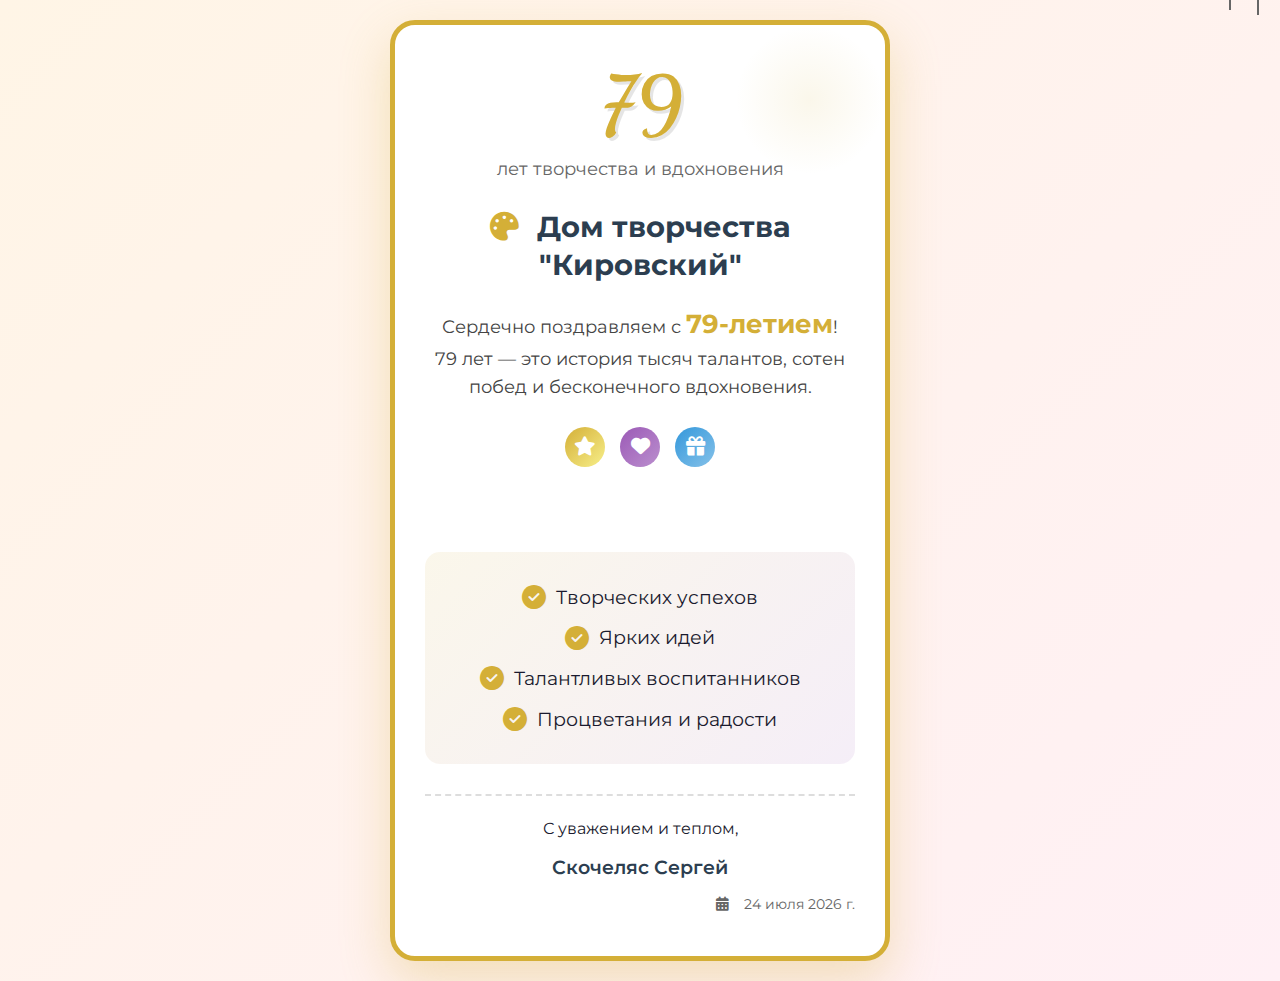
<file: Скочеляс/index.html>
<!DOCTYPE html>
<html lang="ru">
<head>
    <meta charset="UTF-8">
    <meta name="viewport" content="width=device-width, initial-scale=1.0">
    <title>79 лет Дому творчества "Кировский"</title>
    <link rel="stylesheet" href="style.css">
    <link href="https://fonts.googleapis.com/css2?family=Montserrat:wght@400;600;700&family=Dancing+Script:wght@700&display=swap" rel="stylesheet">
    <link rel="stylesheet" href="https://cdnjs.cloudflare.com/ajax/libs/font-awesome/6.4.0/css/all.min.css">
    <style>
        * {
            margin: 0;
            padding: 0;
            box-sizing: border-box;
        }

        body {
            font-family: 'Montserrat', sans-serif;
            background: linear-gradient(135deg, #fff5e6 0%, #fff0f5 100%);
            min-height: 100vh;
            display: flex;
            justify-content: center;
            align-items: center;
            padding: 20px;
        }

        .congratulation-card {
            max-width: 500px;
            width: 100%;
            background: white;
            border-radius: 25px;
            padding: 40px 30px;
            text-align: center;
            box-shadow: 0 20px 50px rgba(212, 175, 55, 0.3);
            border: 5px solid #D4AF37;
            position: relative;
            overflow: hidden;
        }

        .congratulation-card::before {
            content: '';
            position: absolute;
            top: 0;
            right: 0;
            width: 150px;
            height: 150px;
            background: radial-gradient(circle, rgba(212, 175, 55, 0.1) 0%, transparent 70%);
        }

        .anniversary-number {
            font-family: 'Dancing Script', cursive;
            font-size: 5rem;
            font-weight: bold;
            color: #D4AF37;
            margin-bottom: 10px;
            text-shadow: 3px 3px 0 rgba(0, 0, 0, 0.1);
            line-height: 1;
        }

        .anniversary-years {
            color: #666;
            font-size: 1.1rem;
            margin-bottom: 25px;
            display: block;
        }

        .title {
            font-size: 1.8rem;
            color: #2c3e50;
            margin-bottom: 20px;
            line-height: 1.3;
        }

        .title i {
            color: #D4AF37;
            margin-right: 10px;
        }

        .message {
            font-size: 1.1rem;
            line-height: 1.6;
            color: #444;
            margin-bottom: 25px;
        }

        .highlight {
            color: #D4AF37;
            font-weight: bold;
        }

        .wishes {
            background: linear-gradient(135deg, rgba(212, 175, 55, 0.1), rgba(155, 89, 182, 0.1));
            padding: 20px;
            border-radius: 15px;
            margin: 25px 0;
        }

        .wish-item {
            display: flex;
            align-items: center;
            gap: 10px;
            margin: 10px 0;
            justify-content: center;
        }

        .wish-item i {
            color: #D4AF37;
        }

        .signature {
            margin-top: 30px;
            padding-top: 20px;
            border-top: 2px dashed #ddd;
        }

        .signature-name {
            font-weight: 600;
            color: #2c3e50;
            font-size: 1.2rem;
            margin: 10px 0;
        }

        .date {
            color: #666;
            font-size: 0.9rem;
            margin-top: 10px;
        }

        .decoration {
            display: flex;
            justify-content: center;
            gap: 15px;
            margin: 25px 0;
        }

        .decoration-item {
            width: 40px;
            height: 40px;
            border-radius: 50%;
            background: linear-gradient(135deg, #D4AF37, #F7EF8A);
            display: flex;
            align-items: center;
            justify-content: center;
            color: white;
            font-size: 1.2rem;
            animation: bounce 2s infinite;
        }

        .decoration-item:nth-child(2) {
            animation-delay: 0.3s;
            background: linear-gradient(135deg, #9B59B6, #BB8FCE);
        }

        .decoration-item:nth-child(3) {
            animation-delay: 0.6s;
            background: linear-gradient(135deg, #3498DB, #85C1E9);
        }

        @keyframes bounce {
            0%, 100% { transform: translateY(0); }
            50% { transform: translateY(-10px); }
        }

        .floating-balloons {
            position: absolute;
            top: -40px;
            right: -20px;
            z-index: -1;
        }

        .balloon {
            width: 30px;
            height: 40px;
            background: #D4AF37;
            border-radius: 50%;
            position: absolute;
            animation: float 6s ease-in-out infinite;
        }

        .balloon:nth-child(2) {
            width: 25px;
            height: 35px;
            background: #9B59B6;
            right: 30px;
            animation-delay: 2s;
        }

        .balloon:nth-child(3) {
            width: 20px;
            height: 30px;
            background: #3498DB;
            right: 60px;
            animation-delay: 4s;
        }

        @keyframes float {
            0%, 100% { transform: translateY(0) rotate(-2deg); }
            50% { transform: translateY(-20px) rotate(2deg); }
        }

        @media (max-width: 480px) {
            .congratulation-card {
                padding: 30px 20px;
            }
            
            .anniversary-number {
                font-size: 4rem;
            }
            
            .title {
                font-size: 1.5rem;
            }
        }
    </style>
</head>
<body>
    <div class="floating-balloons">
        <div class="balloon"></div>
        <div class="balloon"></div>
        <div class="balloon"></div>
    </div>

    <div class="congratulation-card">
        <div class="anniversary-number">79</div>
        <span class="anniversary-years">лет творчества и вдохновения</span>
        
        <h1 class="title"><i class="fas fa-palette"></i> Дом творчества "Кировский"</h1>
        
        <div class="message">
            <p>Сердечно поздравляем с <span class="highlight">79-летием</span>!</p>
            <p>79 лет — это история тысяч талантов, сотен побед и бесконечного вдохновения.</p>
        </div>
        
        <div class="decoration">
            <div class="decoration-item"><i class="fas fa-star"></i></div>
            <div class="decoration-item"><i class="fas fa-heart"></i></div>
            <div class="decoration-item"><i class="fas fa-gift"></i></div>
        </div>
        
        <div class="wishes">
            <div class="wish-item">
                <i class="fas fa-check-circle"></i>
                <span>Творческих успехов</span>
            </div>
            <div class="wish-item">
                <i class="fas fa-check-circle"></i>
                <span>Ярких идей</span>
            </div>
            <div class="wish-item">
                <i class="fas fa-check-circle"></i>
                <span>Талантливых воспитанников</span>
            </div>
            <div class="wish-item">
                <i class="fas fa-check-circle"></i>
                <span>Процветания и радости</span>
            </div>
        </div>
        
        <div class="signature">
            <p>С уважением и теплом,</p>
            <p class="signature-name">Скочеляс Сергей</p>
            <p class="date">
                <i class="fas fa-calendar-alt"></i>
                <span id="current-date"></span>
            </p>
        </div>
    </div>

    <script>
        // Установка текущей даты
        function setCurrentDate() {
            const now = new Date();
            const options = { 
                year: 'numeric', 
                month: 'long', 
                day: 'numeric'
            };
            const dateString = now.toLocaleDateString('ru-RU', options);
            document.getElementById('current-date').textContent = dateString;
        }
        
        // Создание конфетти
        function createConfetti() {
            const colors = ['#D4AF37', '#9B59B6', '#3498DB', '#E74C3C'];
            
            for (let i = 0; i < 20; i++) {
                setTimeout(() => {
                    const confetti = document.createElement('div');
                    const color = colors[Math.floor(Math.random() * colors.length)];
                    
                    confetti.style.cssText = `
                        position: fixed;
                        width: ${Math.random() * 10 + 5}px;
                        height: ${Math.random() * 10 + 5}px;
                        background: ${color};
                        left: ${Math.random() * 100}%;
                        top: -20px;
                        border-radius: ${Math.random() > 0.5 ? '50%' : '0'};
                        animation: confetti-fall ${Math.random() * 3 + 2}s linear;
                        z-index: -1;
                    `;
                    
                    document.body.appendChild(confetti);
                    
                    // Добавить CSS анимацию
                    const style = document.createElement('style');
                    style.textContent = `
                        @keyframes confetti-fall {
                            0% {
                                transform: translateY(-100px) rotate(0deg);
                                opacity: 0;
                            }
                            10% {
                                opacity: 1;
                            }
                            90% {
                                opacity: 1;
                            }
                            100% {
                                transform: translateY(100vh) rotate(720deg);
                                opacity: 0;
                            }
                        }
                    `;
                    document.head.appendChild(style);
                    
                    // Удаление через 5 секунд
                    setTimeout(() => {
                        confetti.remove();
                        style.remove();
                    }, 5000);
                }, i * 100);
            }
        }
        
        // При загрузке страницы
        document.addEventListener('DOMContentLoaded', function() {
            setCurrentDate();
            
            // Создать конфетти при загрузке
            setTimeout(createConfetti, 500);
            
            // Создавать конфетти каждые 10 секунд
            setInterval(createConfetti, 10000);
            
            // Анимация при клике
            document.querySelector('.congratulation-card').addEventListener('click', function() {
                createConfetti();
                
                // Анимация карточки
                this.style.transform = 'scale(0.95)';
                setTimeout(() => {
                    this.style.transform = 'scale(1)';
                }, 150);
            });
        });
    </script>
</body>
</html>
</file>
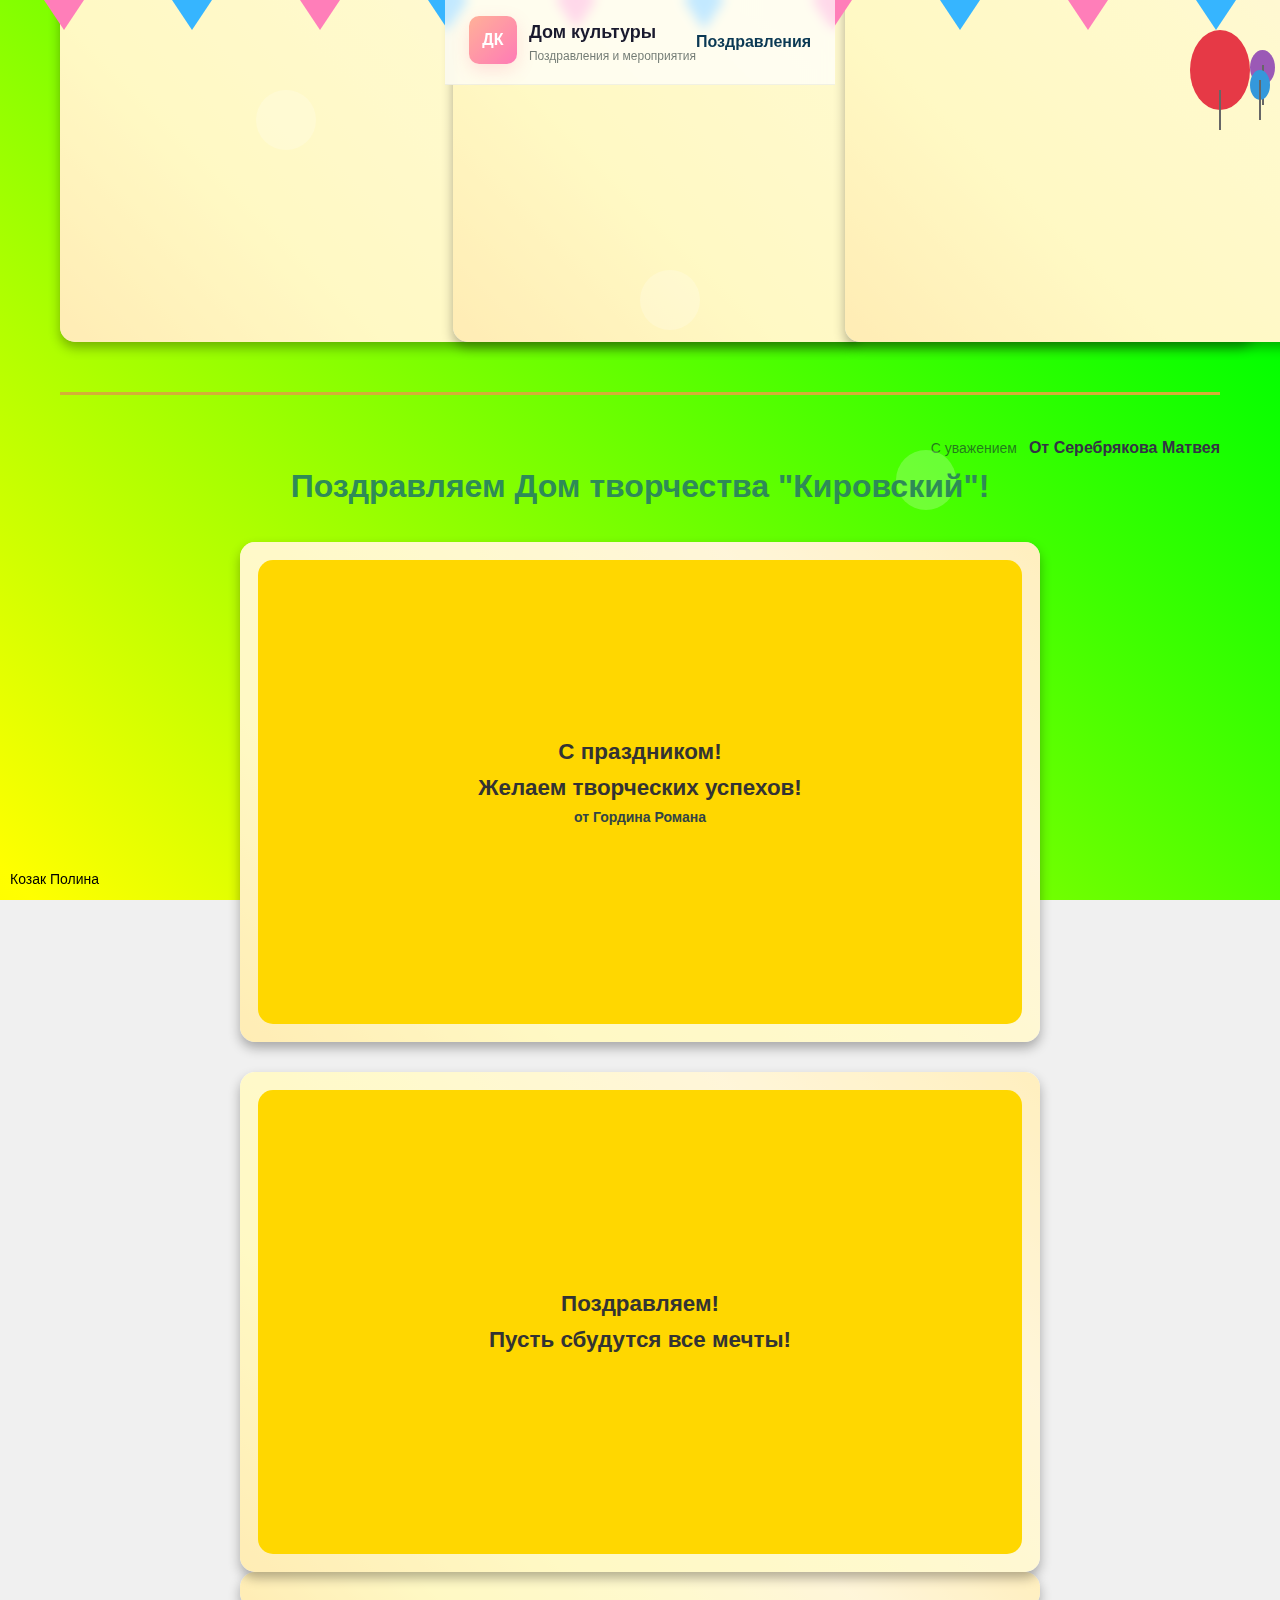
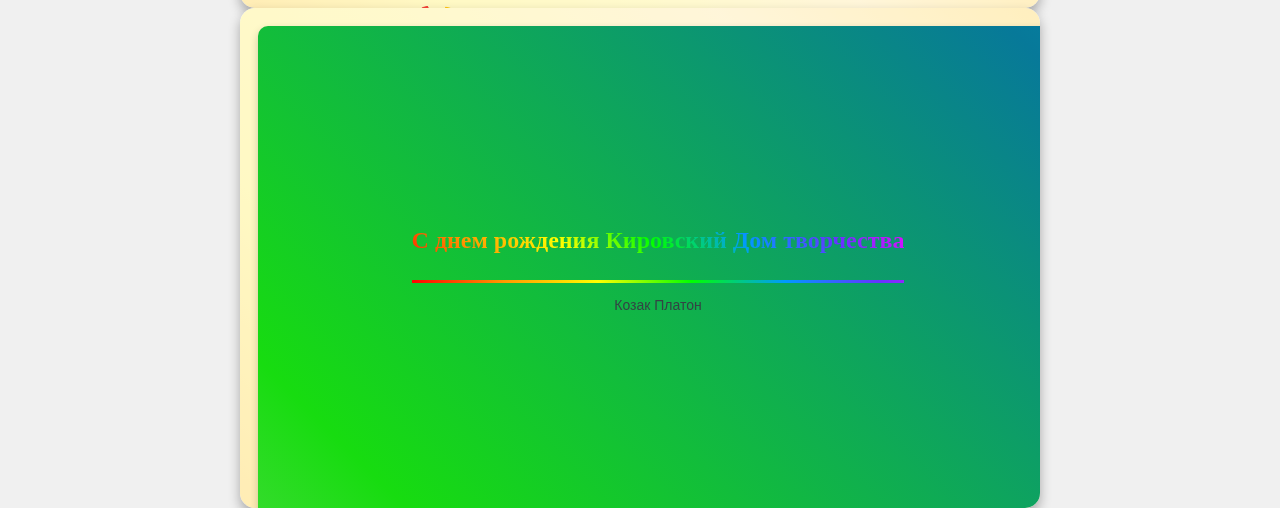
<file: main.html>
<!DOCTYPE html>
<html lang="ru">
<head>
    <meta charset="UTF-8">
    <meta name="viewport" content="width=device-width, initial-scale=1.0">
    <title>Поздравление</title>
    <link rel="stylesheet" href="style.css">
    <link href="https://fonts.googleapis.com/css2?family=Montserrat:wght@400;600;700&family=Dancing+Script:wght@700&display=swap" rel="stylesheet">
    <link rel="stylesheet" href="https://cdnjs.cloudflare.com/ajax/libs/font-awesome/6.4.0/css/all.min.css">
</head>
<body>
    <div class="content_container">
        <div class="card-container">
        <div class="card">
            <div class="front">
                <h1><b>🤣Поздравительная карточка🥳</b></h1>
            </div>
            <div class="back">
                <h2>Поздравляю от совего имени Дом творчества "Кировский"</h2>
                <h3>Поздравляю Дом творчества "Кировский" с Днём рождения!


От всей души желаю вам, коллективу и воспитанникам, неиссякаемого вдохновения, творческих успехов и ярких побед! Пусть в ваших стенах всегда царит атмосфера радости, тепла и взаимопонимания.


Пусть Дом творчества "Кировский" и дальше остаётся местом, где дети и взрослые могут раскрыть свои таланты, найти новых друзей и получить незабываемые впечатления.


Желаю вам крепкого здоровья, благополучия и процветания!</h3>
                <a href="#">Артём Бабец</a></div>
        </div>
    </div>




    <div class="confetti"></div>
    <div class="confetti"></div>
    <div class="confetti"></div>
    <div class="confetti"></div>
    <div class="confetti"></div>
    <div class="confetti"></div>
    <div class="confetti"></div>
    <div class="confetti"></div>
    
    <!-- Гирлянда -->
    <div class="garland">
        <div class="flag"></div>
        <div class="flag"></div>
        <div class="flag"></div>
        <div class="flag"></div>
        <div class="flag"></div>
        <div class="flag"></div>
        <div class="flag"></div>
        <div class="flag"></div>
        <div class="flag"></div>
        <div class="flag"></div>
    </div>
    
    <!-- Шарики -->
    <div class="balloons">
        <div class="balloon balloon1"></div>
        <div class="balloon balloon2"></div>
        <div class="balloon balloon3"></div>
    </div>
    </div>
    
    
    <!-- Основной контейнер -->
    <div class="congratulation-container">
        <!-- Имя в левом верхнем углу -->
        <div class="name-corner">
            <h3>Радченко Рада</h3>
        </div>
        
        <!-- Заголовок -->
        <div class="header">
            <h1>С Днем Рождения!</h1>
            <h2>Дом творчества</h2>
            <div class="age">79 лет</div>
        </div>
        
        <!-- Основной контент -->
        <div class="content">
            <div class="text-section">
                <p>Дорогой Дом творчества! От всей души поздравляю тебя с 79-летием! Это замечательный юбилей, который свидетельствует о твоей значимости, востребованности и непреходящей ценности для многих поколений.</p>
                
                <p>На протяжении многих лет ты даришь детям и взрослым радость творчества, вдохновение и возможность раскрыть свои таланты. Ты — место, где рождаются мечты, где каждая идея находит свое воплощение, а каждый ребенок чувствует себя настоящим творцом.</p>
                
                <p>Желаю тебе процветания, новых творческих высот, талантливых учеников и вдохновенных педагогов! Пусть в твоих стенах всегда царит атмосфера добра, радости и созидания. С юбилеем!</p>
                
                <div class="author">С уважением и любовью,<br>ученица Радченко Рада</div>
            </div>
            
        </div>
        
        <!-- Футер -->
        <div class="footer">
            <p>Пусть каждый день будет наполнен творчеством и вдохновением!</p>
        </div>
    </div>

    <div class="floating-balloons">
        <div class="balloon"></div>
        <div class="balloon"></div>
        <div class="balloon"></div>
    </div>

    <div class="congratulation-card">
        <div class="anniversary-number">79</div>
        <span class="anniversary-years">лет творчества и вдохновения</span>
        
        <h1 class="title"><i class="fas fa-palette"></i> Дом творчества "Кировский"</h1>
        
        <div class="message">
            <p>Сердечно поздравляем с <span class="highlight">79-летием</span>!</p>
            <p>79 лет — это история тысяч талантов, сотен побед и бесконечного вдохновения.</p>
        </div>
        
        <div class="decoration">
            <div class="decoration-item"><i class="fas fa-star"></i></div>
            <div class="decoration-item"><i class="fas fa-heart"></i></div>
            <div class="decoration-item"><i class="fas fa-gift"></i></div>
        </div>
        
        <div class="wishes">
            <div class="wish-item">
                <i class="fas fa-check-circle"></i>
                <span>Творческих успехов</span>
            </div>
            <div class="wish-item">
                <i class="fas fa-check-circle"></i>
                <span>Ярких идей</span>
            </div>
            <div class="wish-item">
                <i class="fas fa-check-circle"></i>
                <span>Талантливых воспитанников</span>
            </div>
            <div class="wish-item">
                <i class="fas fa-check-circle"></i>
                <span>Процветания и радости</span>
            </div>
        </div>
        
        <div class="signature">
            <p>С уважением и теплом,</p>
            <p class="signature-name">Скочеляс Сергей</p>
            <p class="date">
                <i class="fas fa-calendar-alt"></i>
                <span id="current-date"></span>
            </p>
        </div>
    </div>

    <header class="site-header">
        <div class="logo">
          <div class="mark">ДК</div>
          <div>
            <div class="site-title">Дом культуры</div>
            <div class="site-sub">Поздравления и мероприятия</div>
          </div>
        </div>
        <nav aria-label="Главное меню">
          <a href="#greetings" style="text-decoration:none; color:#0b3954; font-weight:600;">Поздравления</a>
        </nav>
      </header>
      
      <main class="container">
        <section class="hero" aria-labelledby="hero-title">
          <div class="text">
            <h1 id="hero-title">Тёплые поздравления от дома культуры</h1>
            <p>Пусть каждый праздник будет наполнен радостью, музыкой и творчеством. Вы можете выбрать карточку с поздравлением и отправить вашим близким.</p>
            <a href="#greetings" class="cta">Посмотреть поздравления</a>
          </div>
          <div class="art" aria-hidden="true">
            <!-- Декоративные круги -->
            <svg width="220" height="140" viewBox="0 0 220 140" fill="none" xmlns="http://www.w3.org/2000/svg" style="position:absolute; inset:0;">
              <circle cx="40" cy="30" r="28" fill="rgba(255,255,255,0.5)"></circle>
              <circle cx="180" cy="90" r="42" fill="rgba(255,255,255,0.42)"></circle>
            </svg>
          </div>
        </section>
      
        <section id="greetings" class="greetings" aria-label="Список поздравлений">
          <article class="card" data-id="1">
            <div class="meta">
              <div class="avatar">А</div>
              <div>
                <div style="font-weight:700;">С днём рождения</div>
                <div style="font-size:13px;color:rgba(8,32,48,0.6);">От коллектива ДК</div>
              </div>
            </div>
            <h3>Пусть сбудутся мечты</h3>
            <p>Желаем вдохновения, здоровья и новых творческих свершений. Пусть каждый день приносит радость.</p>
            <div class="tag">Тепло</div>
          </article>
      
          <article class="card" data-id="2">
            <div class="meta">
              <div class="avatar">М</div>
              <div>
                <div style="font-weight:700;">С праздником</div>
                <div style="font-size:13px;color:rgba(8,32,48,0.6);">Клуб любителей</div>
              </div>
            </div>
            <h3>Радости и улыбок</h3>
            <p>Пусть каждый праздник объединяет родных и друзей, а сцена дарит новые эмоции.</p>
            <div class="tag">Праздник</div>
          </article>
      
          <article class="card" data-id="3">
            <div class="meta">
              <div class="avatar">О</div>
              <div>
                <div style="font-weight:700;">С юбилеем</div>
                <div style="font-size:13px;color:rgba(8,32,48,0.6);">Мы с вами</div>
              </div>
            </div>
            <h3>Много счастливых лет</h3>
            <p>Спасибо за вклад в культуру и творчество. Пусть каждый новый год приносит новые достижения.</p>
            <div class="tag">Юбилей</div>
          </article>
        </section>
      
        <div class="signature" aria-hidden="false">
          <div class="small">С уважением</div>
          <div>От Серебрякова Матвея</div>
        </div>
      </main>

      <h1>Поздравляем Дом творчества "Кировский"!</h1>

      <div class="cards-wrapper">
        <!-- Первая карточка -->
        <div class="card-container">
          <div class="card">
            <div class="card-inner">
              <div class="card-front">
                <div class="front-text">
                  С праздником!<br>Желаем творческих успехов!
      
                  <p> от Гордина Романа</p> 
                </div>
              </div>
              <div class="card-back">
                <div class="back-text">
                  Дом творчества "Кировский" открылся в 1946 году.<br>
                  Пусть вдохновение и радость наполняют каждый ваш день!<br><br>
             
                </div>
              </div>
            </div>
          </div>
        </div>
      
        <!-- Вторая карточка с поздравлениями -->
        <div class="card-container">
          <div class="card">
            <div class="card-inner">
              <div class="card-front">
                <div class="front-text">
                  Поздравляем!<br>Пусть сбудутся все мечты!
                </div>
              </div>
              <div class="card-back">
                <div class="back-text">
                  Пусть каждый день приносит радость,<br>
                  Успехи и вдохновение!<br><br>
                   
                </div>
              </div>
            </div>
          </div>
        </div>
      </div>
      <div class="card card-theme-animated">
        <h1 class="card__title">🎉 Поздравляю</h1>
        <h1 class="card__subtitle">Дом творчества!</h1>
        <p class="card__message">От всей души желаю счастья, пусть каждый день приносит радость и вдохновение!</p>
    </div>
    <div class="call">
        Козак Полина
    </div>      
    
    <div class="contant_container">
        <div class="gradient-bg"></div>
        <div class="dots-container">
                <span></span><span></span><span></span><span></span>
            </div>
        <div class="container">
        <div class="card">
          <div class="front">
            <h2>С днем рождения Кировский Дом творчества</h2>
            <p>Козак Платон</p>
          </div>
          <div class="back">
            <h2>Дорогой Кировский Дом творчества!</h2>
    
    
    <p>Примите самые искренние поздравления с Днём рождения!</p>  <p>Пусть этот год станет для вас годом новых творческих успехов, ярких открытий и вдохновения.  Ваш вклад в развитие талантов и поддержку юных дарований неоценим.  Желаю вам процветания, новых интересных проектов, благодарных учеников и неиссякаемой энергии!</p>  Пусть в ваших стенах всегда царит атмосфера творчества, дружбы и радости!
    
    
    <h2>С наилучшими пожеланиями!</h2>
          </div>
        </div>
      </div>



    <script>
        // Анимация конфетти
        document.addEventListener('DOMContentLoaded', function() {
            const confetti = document.querySelectorAll('.confetti');
            confetti.forEach((item, index) => {
                // Случайная задержка анимации для каждого конфетти
                item.style.animation = `float ${3 + Math.random() * 2}s ease-in-out infinite ${Math.random() * 2}s`;
                
                // Случайный размер конфетти
                const size = 8 + Math.random() * 12;
                item.style.width = `${size}px`;
                item.style.height = `${size}px`;
            });
            
            // Анимация флажков гирлянды
            const flags = document.querySelectorAll('.flag');
            flags.forEach((flag, index) => {
                flag.style.animation = `pulse ${1.5 + Math.random() * 1}s ease-in-out infinite ${Math.random() * 2}s`;
            });
            
            // Анимация шариков
            const balloons = document.querySelectorAll('.balloon');
            balloons.forEach((balloon, index) => {
                balloon.style.animation = `float ${4 + Math.random() * 2}s ease-in-out infinite ${Math.random() * 2}s`;
            });
        });
        // Установка текущей даты
        function setCurrentDate() {
            const now = new Date();
            const options = { 
                year: 'numeric', 
                month: 'long', 
                day: 'numeric'
            };
            const dateString = now.toLocaleDateString('ru-RU', options);
            document.getElementById('current-date').textContent = dateString;
        }
        
        // Создание конфетти
        function createConfetti() {
            const colors = ['#D4AF37', '#9B59B6', '#3498DB', '#E74C3C'];
            
            for (let i = 0; i < 20; i++) {
                setTimeout(() => {
                    const confetti = document.createElement('div');
                    const color = colors[Math.floor(Math.random() * colors.length)];
                    
                    confetti.style.cssText = `
                        position: fixed;
                        width: ${Math.random() * 10 + 5}px;
                        height: ${Math.random() * 10 + 5}px;
                        background: ${color};
                        left: ${Math.random() * 100}%;
                        top: -20px;
                        border-radius: ${Math.random() > 0.5 ? '50%' : '0'};
                        animation: confetti-fall ${Math.random() * 3 + 2}s linear;
                        z-index: -1;
                    `;
                    
                    document.body.appendChild(confetti);
                    
                    // Добавить CSS анимацию
                    const style = document.createElement('style');
                    style.textContent = `
                        @keyframes confetti-fall {
                            0% {
                                transform: translateY(-100px) rotate(0deg);
                                opacity: 0;
                            }
                            10% {
                                opacity: 1;
                            }
                            90% {
                                opacity: 1;
                            }
                            100% {
                                transform: translateY(100vh) rotate(720deg);
                                opacity: 0;
                            }
                        }
                    `;
                    document.head.appendChild(style);
                    
                    // Удаление через 5 секунд
                    setTimeout(() => {
                        confetti.remove();
                        style.remove();
                    }, 5000);
                }, i * 100);
            }
        }
        
        // При загрузке страницы
        document.addEventListener('DOMContentLoaded', function() {
            setCurrentDate();
            
            // Создать конфетти при загрузке
            setTimeout(createConfetti, 500);
            
            // Создавать конфетти каждые 10 секунд
            setInterval(createConfetti, 10000);
            
            // Анимация при клике
            document.querySelector('.congratulation-card').addEventListener('click', function() {
                createConfetti();
                
                // Анимация карточки
                this.style.transform = 'scale(0.95)';
                setTimeout(() => {
                    this.style.transform = 'scale(1)';
                }, 150);
            });
        });
        // Установка текущей даты
function setCurrentDate() {
    const now = new Date();
    const options = { 
        year: 'numeric', 
        month: 'long', 
        day: 'numeric',
        weekday: 'long'
    };
    const dateString = now.toLocaleDateString('ru-RU', options);
    document.getElementById('current-date').textContent = dateString;
}

// Установка текущего года
function setCurrentYear() {
    const year = new Date().getFullYear();
    document.getElementById('current-year').textContent = year;
}

// Анимация счетчиков
function animateCounters() {
    const counters = document.querySelectorAll('.number-value, .stat-number');
    
    counters.forEach(counter => {
        const target = parseInt(counter.getAttribute('data-count'));
        const increment = target / 100;
        let current = 0;
        
        const updateCounter = () => {
            if (current < target) {
                current += increment;
                counter.textContent = Math.floor(current);
                setTimeout(updateCounter, 20);
            } else {
                counter.textContent = target;
            }
        };
        
        // Запуск при появлении в viewport
        const observer = new IntersectionObserver((entries) => {
            entries.forEach(entry => {
                if (entry.isIntersecting) {
                    updateCounter();
                    observer.unobserve(entry.target);
                }
            });
        });
        
        observer.observe(counter);
    });
}

// Задувание свечей
function blowCandles() {
    const candles = document.querySelectorAll('.candle');
    const cakeMessage = document.querySelector('.cake-message p');
    
    candles.forEach(candle => {
        candle.style.animation = 'none';
        candle.style.opacity = '0.3';
    });
    
    cakeMessage.textContent = 'Спасибо! Свечи задуты! Давайте вместе загадаем желание ' +
                              'на следующие 79 лет процветания нашего Дома творчества!';
    
    // Создаём конфетти
    createConfetti();
}

// Создание конфетти
function createConfetti() {
    const confettiContainer = document.querySelector('.confetti');
    
    for (let i = 0; i < 50; i++) {
        setTimeout(() => {
            const confetti = document.createElement('div');
            const colors = ['#D4AF37', '#E63946', '#1D3557', '#F1FAEE'];
            const color = colors[Math.floor(Math.random() * colors.length)];
            
            confetti.style.cssText = `
                position: fixed;
                width: ${Math.random() * 10 + 5}px;
                height: ${Math.random() * 10 + 5}px;
                background: ${color};
                left: ${Math.random() * 100}%;
                top: -20px;
                border-radius: ${Math.random() > 0.5 ? '50%' : '0'};
                animation: confetti-fall ${Math.random() * 3 + 2}s linear;
                z-index: 1000;
            `;
            
            confettiContainer.appendChild(confetti);
            
            // Удаление через 5 секунд
            setTimeout(() => {
                confetti.remove();
            }, 5000);
        }, i * 50);
    }
}

// Добавление поздравления гостя
function addGuestWish() {
    const name = document.getElementById('guestName').value.trim();
    const role = document.getElementById('guestRole').value;
    const wish = document.getElementById('guestWish').value.trim();
    
    if (!name || !role || !wish) {
        alert('Пожалуйста, заполните все поля!');
        return;
    }
    
    const wishesWall = document.getElementById('wishesWall');
    const roleText = getRoleText(role);
    
    const wishCard = document.createElement('div');
    wishCard.className = 'wish-card animate__animated animate__fadeInUp';
    wishCard.innerHTML = `
        <div class="wish-header">
            <i class="fas fa-user-circle"></i>
            <div class="wish-author">
                <h4>${name}, ${roleText}</h4>
                <span class="wish-date">Только что</span>
            </div>
        </div>
        <div class="wish-text">
            <p>${wish}</p>
        </div>
    `;
    
    wishesWall.prepend(wishCard);
    
    // Очистка формы
    document.getElementById('guestName').value = '';
    document.getElementById('guestRole').value = '';
    document.getElementById('guestWish').value = '';
    
    // Показать уведомление
    showNotification('Спасибо за ваше поздравление к 79-летию!');
}

// Получение текста роли
function getRoleText(role) {
    const roles = {
        'graduate': 'выпускник',
        'parent': 'родитель',
        'teacher': 'педагог',
        'student': 'воспитанник',
        'guest': 'гость'
    };
    return roles[role] || 'гость';
}

// Показать уведомление
function showNotification(message) {
    const notification = document.createElement('div');
    notification.className = 'notification animate__animated animate__fadeInUp';
    notification.style.cssText = `
        position: fixed;
        top: 20px;
        right: 20px;
        background: linear-gradient(135deg, #10b981, #059669);
        color: white;
        padding: 15px 25px;
        border-radius: 10px;
        box-shadow: 0 10px 25px rgba(0, 0, 0, 0.2);
        z-index: 10000;
        display: flex;
        align-items: center;
        gap: 10px;
    `;
    
    notification.innerHTML = `
        <i class="fas fa-check-circle"></i>
        <span>${message}</span>
    `;
    
    document.body.appendChild(notification);
    
    // Удаление через 5 секунд
    setTimeout(() => {
        notification.remove();
    }, 5000);
}

// Анимация при прокрутке
function animateOnScroll() {
    const elements = document.querySelectorAll('.timeline-milestone, .number-item, .contact-card');
    
    const observer = new IntersectionObserver((entries) => {
        entries.forEach(entry => {
            if (entry.isIntersecting) {
                entry.target.classList.add('animate__animated', 'animate__fadeInUp');
            }
        });
    }, { threshold: 0.1 });
    
    elements.forEach(el => observer.observe(el));
}

// Инициализация при загрузке
document.addEventListener('DOMContentLoaded', function() {
    setCurrentDate();
    setCurrentYear();
    animateCounters();
    animateOnScroll();
    
    // Создать немного конфетти при загрузке
    setTimeout(createConfetti, 1000);
    setInterval(createConfetti, 10000);
});
    </script>
</body>
</html>
</file>
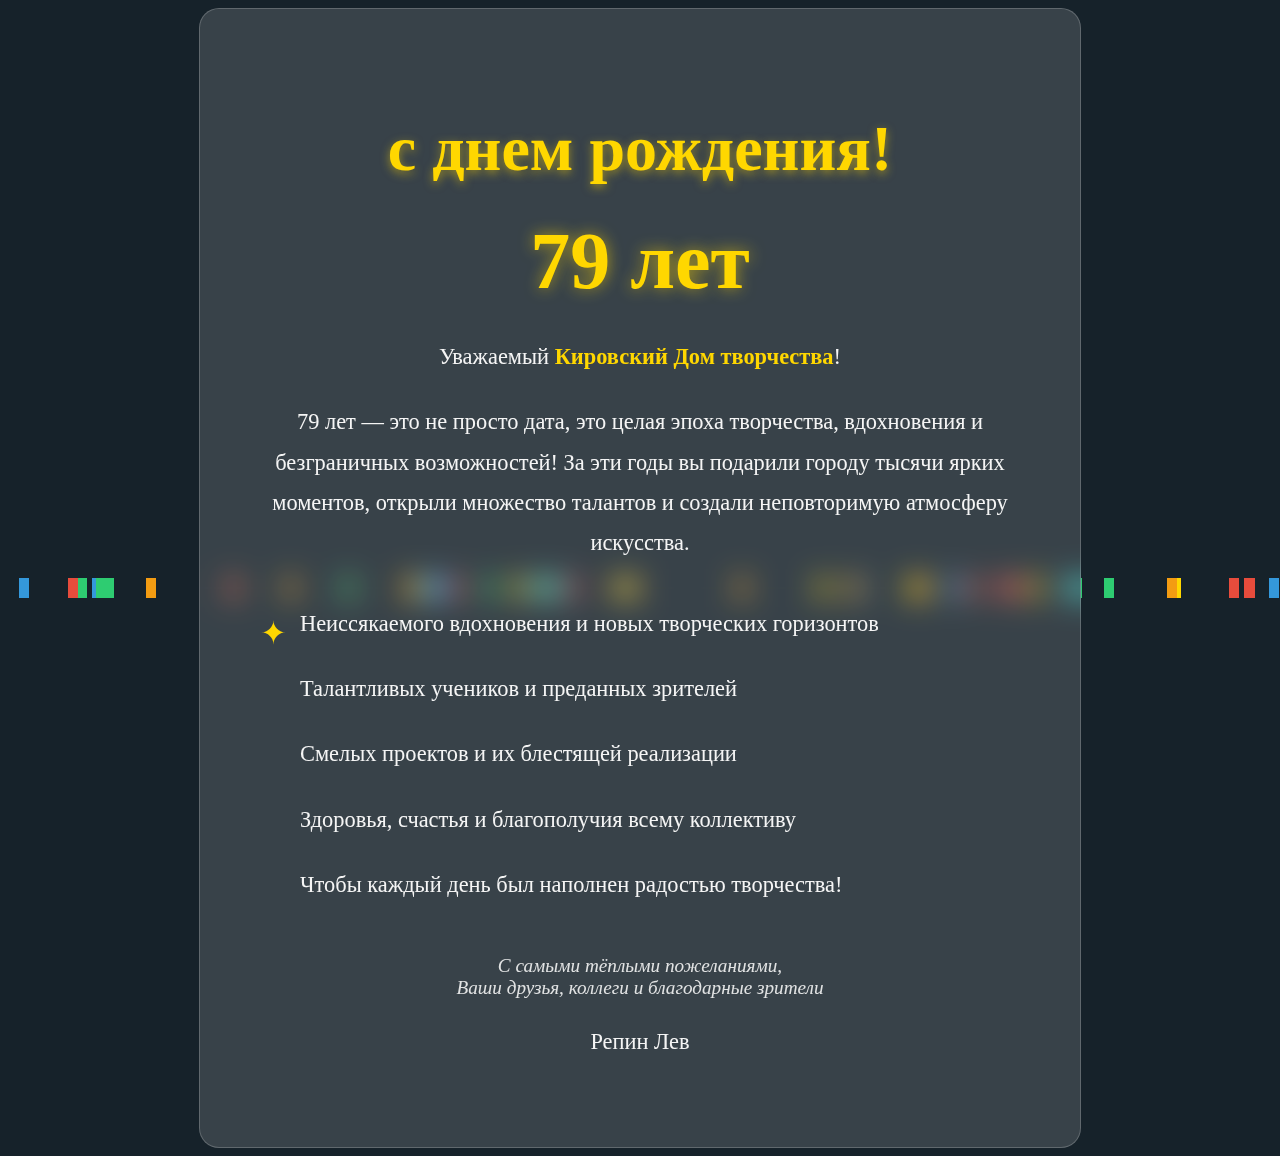
<file: Лев.html>
<!DOCTYPE html>
<html lang="ru">
<head>
    <meta charset="UTF-8">
    <title>Юбилей Кировского Дома творчества</title>
    <style>
        body {
            font-family: 'Cormorant Garamond', serif;
            background: #16222a;
            color: #f5f5f5;
            min-height: 100vh;
            display: flex;
            justify-content: center;
            align-items: center;
            position: relative;
        }
        /* Конфетти */
        .confetti {
            position: absolute;
            width: 10px;
            height: 20px;
            background: #e74c3c;
            animation: fall 5s linear infinite;
        }
        @keyframes fall {
            0% { transform: translateY(-100px) rotate(0deg); opacity: 1; }
            100% { transform: translateY(100vh) rotate(360deg); opacity: 0; }
        }
        /* Основной контент */
        .container {
            position: relative;
            z-index: 10;
            text-align: center;
            max-width: 800px;
            padding: 60px 40px;
            background: rgba(255, 255, 255, 0.15);
            border-radius: 20px;
            backdrop-filter: blur(15px);
            border: 1px solid rgba(255, 255, 255, 0.2);
        }
        h1 {
            font-size: 4rem;
            margin-bottom: 20px;
            color: #ffd700;
            text-shadow: 0 3px 10px rgba(255, 215, 0, 0.5);
        }
        .age {
            font-size: 5rem;
            font-weight: bold;
            color: #ffd700;
            margin: 30px 0;
            text-shadow: 0 0 15px rgba(255, 215, 0, 0.6);
        }
        p {
            font-size: 1.4rem;
            line-height: 1.8;
            margin-bottom: 25px;
        }
        .highlight {
            color: #ffd700;
            font-weight: bold;
        }
        .wishes {
            margin: 40px 0;
            text-align: left;
            padding-left: 60px;
            position: relative;
        }
        .wishes::before {
            content: '✦';
            position: absolute;
            left: 20px;
            top: 10px;
            color: #ffd700;
            font-size: 2rem;
        }
        .signature {
            font-size: 1.2rem;
            margin-top: 50px;
            font-style: italic;
            opacity: 0.9;
        }
    </style>
</head>
<body>
    <!-- Конфетти -->
    <div id="confetti-container"></div>

    <div class="container">
        <h1>с днем рождения!</h1>
        <div class="age">79 лет</div>
        <p>Уважаемый <span class="highlight">Кировский Дом творчества</span>!</p>
        <p>79 лет — это не просто дата, это целая эпоха творчества, вдохновения и безграничных возможностей! За эти годы вы подарили городу тысячи ярких моментов, открыли множество талантов и создали неповторимую атмосферу искусства.</p>
        
        <div class="wishes">
              
            <p>Неиссякаемого вдохновения и новых творческих горизонтов</p>
            <p>Талантливых учеников и преданных зрителей</p>
            <p>Смелых проектов и их блестящей реализации</p>
            <p>Здоровья, счастья и благополучия всему коллективу</p>
            <p>Чтобы каждый день был наполнен радостью творчества!</p>
        </div>

        <div class="signature">
            С самыми тёплыми пожеланиями,<br>
            Ваши друзья, коллеги и благодарные зрители
        </div>
        <p>Репин Лев</p>
    </div>

    <script>
        // Генерация конфетти
        const container = document.getElementById('confetti-container');
        for (let i = 0; i < 50; i++) {
            const confetti = document.createElement('div');
            confetti.className = 'confetti';
            confetti.style.left = Math.random() * 100 + 'vw';
            confetti.style.animationDelay = Math.random() * 5 + 's';
            confetti.style.backgroundColor = [
                '#e74c3c', '#f39c12', '#ffd700', '#2ecc71', '#3498db'
            ][Math.floor(Math.random() * 5)];
            container.appendChild(confetti);
        }
    </script>
</body>
</html>
</file>
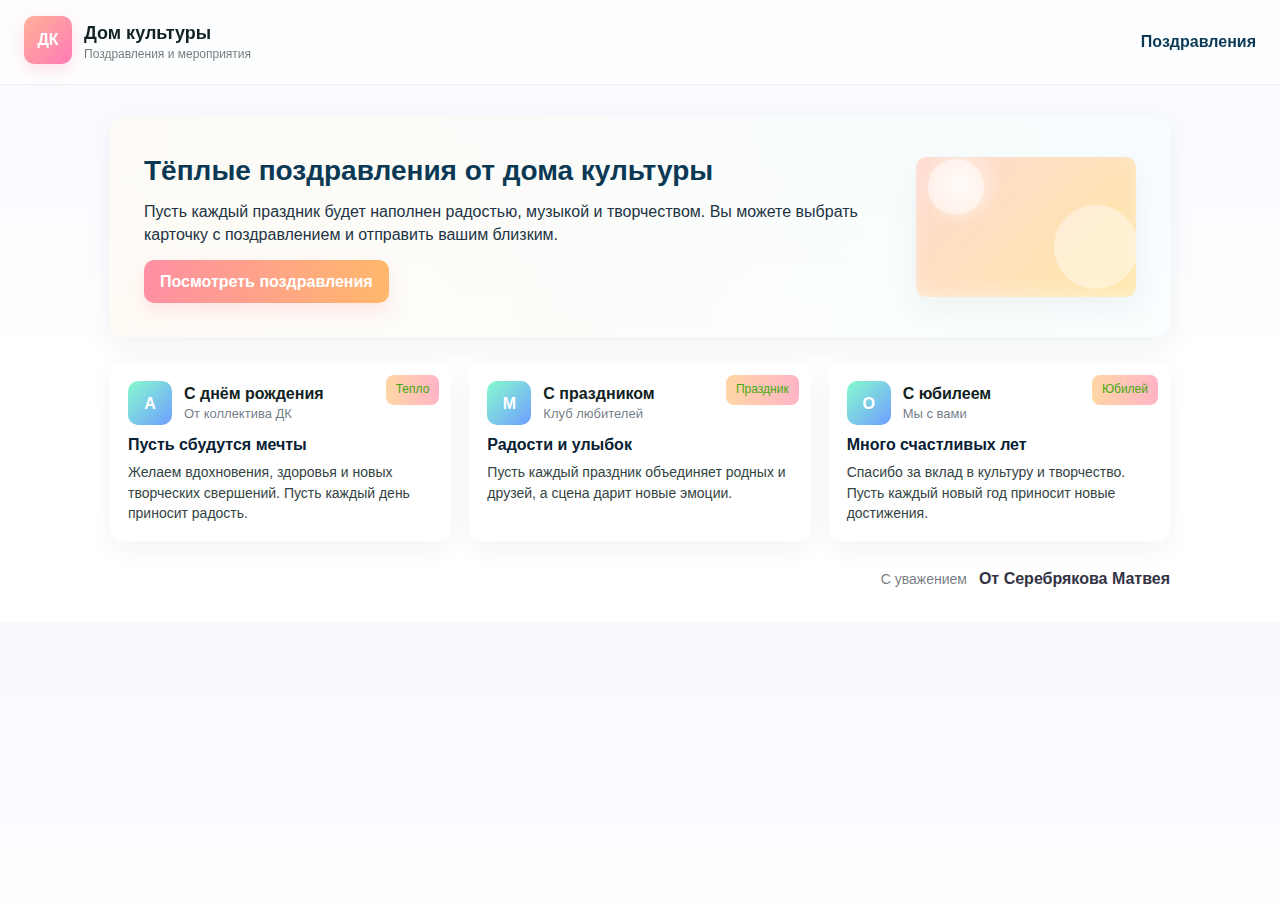
<file: Серебряков.html>
<!DOCTYPE html>
<html lang="ru">
<head>
<meta charset="utf-8" />
<meta name="viewport" content="width=device-width,initial-scale=1" />
<title>Поздравления — Дом культуры</title>
<style>
  /* Сброс и базовые стили */
  * {box-sizing:border-box; margin:0; padding:0;}
  body {
    font-family: "Segoe UI", Roboto, Arial, sans-serif;
    background: linear-gradient(180deg,#f7f9ff 0%, #fff 60%);
    color:#122;
    -webkit-font-smoothing:antialiased;
    -moz-osx-font-smoothing:grayscale;
    line-height:1.45;
  }

  /* Шапка */
  .site-header {
    position:sticky; top:0;
    backdrop-filter: blur(6px);
    background: rgba(255,255,255,0.7);
    border-bottom: 1px solid rgba(18,34,34,0.06);
    display:flex;
    align-items:center;
    justify-content:space-between;
    padding:18px 24px;
    z-index:100;
    animation: slideDown 600ms ease;
  }
  .logo {
    display:flex; align-items:center; gap:12px;
  }
  .logo .mark {
    width:48px; height:48px;
    background: linear-gradient(135deg,#ffb198,#ff7ab6);
    border-radius:10px;
    display:flex; align-items:center; justify-content:center;
    color:white; font-weight:700;
    box-shadow: 0 6px 18px rgba(255,90,120,0.18);
    transform: translateY(-2px);
  }
  .site-title {
    font-size:18px; font-weight:600;
  }
  .site-sub {
    font-size:12px; color:rgba(18,34,34,0.6);
  }

  @keyframes slideDown {
    from { transform: translateY(-14px); opacity:0; }
    to { transform: translateY(0); opacity:1; }
  }

  /* Главный контейнер */
  .container {
    max-width:1100px;
    margin:32px auto;
    padding:0 20px;
  }

  /* Герой секция */
  .hero {
    background: linear-gradient(90deg, rgba(255,250,240,0.6), rgba(245,255,255,0.6));
    border-radius:14px;
    padding:34px;
    display:flex;
    gap:28px;
    align-items:center;
    box-shadow: 0 10px 30px rgba(20,40,60,0.06);
    overflow:hidden;
  }
  .hero .text {
    flex:1;
  }
  .hero h1 {
    font-size:28px; margin-bottom:8px;
    color:#0b3954;
  }
  .hero p {
    color:#234; margin-bottom:14px;
  }
  .hero .cta {
    display:inline-block;
    padding:10px 16px;
    background:linear-gradient(90deg,#ff8fa3,#ffb86b);
    color:white;
    border-radius:10px;
    font-weight:600;
    text-decoration:none;
    box-shadow: 0 8px 20px rgba(255,120,140,0.18);
    transition:transform .18s ease, box-shadow .18s ease;
  }
  .hero .cta:hover { transform:translateY(-4px); box-shadow: 0 18px 30px rgba(255,110,140,0.2); }

  .hero .art {
    width:220px; height:140px;
    border-radius:10px;
    background: radial-gradient(circle at 20% 20%, #fff7f2, transparent 20%),
                linear-gradient(135deg,#ffd9d0,#ffe8a8);
    box-shadow: inset 0 -6px 18px rgba(255,255,255,0.35), 0 12px 34px rgba(30,40,60,0.06);
    position:relative;
    overflow:hidden;
    flex-shrink:0;
    animation: float 4200ms ease-in-out infinite;
  }
  @keyframes float {
    0% { transform: translateY(0) rotate(-1deg); }
    50% { transform: translateY(-8px) rotate(1deg); }
    100% { transform: translateY(0) rotate(-1deg); }
  }

  /* Секция поздравлений */
  .greetings {
    margin-top:26px;
    display:grid;
    grid-template-columns: repeat(auto-fit,minmax(260px,1fr));
    gap:18px;
  }
  .card {
    background:white;
    border-radius:12px;
    padding:18px;
    box-shadow: 0 8px 26px rgba(20,30,50,0.05);
    position:relative;
    overflow:hidden;
    transition: transform .25s cubic-bezier(.2,.9,.3,1), box-shadow .25s;
  }
  .card:hover { transform: translateY(-8px); box-shadow: 0 22px 48px rgba(8,20,40,0.12); }
  .card .meta {
    display:flex; align-items:center; gap:12px; margin-bottom:8px;
  }
  .avatar {
    width:44px; height:44px; border-radius:10px;
    background:linear-gradient(135deg,#86fbcf,#6f9eff);
    display:flex; align-items:center; justify-content:center; color:#fff; font-weight:700;
  }
  .card h3 { font-size:16px; margin-bottom:6px; color:#082033; }
  .card p { color:#344; font-size:14px; }
  .card .tag {
    position:absolute; right:12px; top:12px;
    background:linear-gradient(90deg,#ffd6a5,#ffb4c6);
    padding:6px 10px; border-radius:8px; font-size:12px; color:#4a1;
  }

  /* Подпись */
  .signature {
    margin-top:26px;
    display:flex; justify-content:flex-end; align-items:center; gap:12px;
    color:#334; font-weight:600;
  }
  .signature .small {
    color:rgba(19,34,46,0.6); font-weight:500; font-size:14px;
  }

  /* Адаптив */
  @media (max-width:680px) {
    .hero { flex-direction:column; align-items:flex-start; }
    .hero .art { width:100%; height:140px; }
    .site-header { padding:14px 16px; }
  }
</style>
</head>
<body>
<header class="site-header">
  <div class="logo">
    <div class="mark">ДК</div>
    <div>
      <div class="site-title">Дом культуры</div>
      <div class="site-sub">Поздравления и мероприятия</div>
    </div>
  </div>
  <nav aria-label="Главное меню">
    <a href="#greetings" style="text-decoration:none; color:#0b3954; font-weight:600;">Поздравления</a>
  </nav>
</header>

<main class="container">
  <section class="hero" aria-labelledby="hero-title">
    <div class="text">
      <h1 id="hero-title">Тёплые поздравления от дома культуры</h1>
      <p>Пусть каждый праздник будет наполнен радостью, музыкой и творчеством. Вы можете выбрать карточку с поздравлением и отправить вашим близким.</p>
      <a href="#greetings" class="cta">Посмотреть поздравления</a>
    </div>
    <div class="art" aria-hidden="true">
      <!-- Декоративные круги -->
      <svg width="220" height="140" viewBox="0 0 220 140" fill="none" xmlns="http://www.w3.org/2000/svg" style="position:absolute; inset:0;">
        <circle cx="40" cy="30" r="28" fill="rgba(255,255,255,0.5)"></circle>
        <circle cx="180" cy="90" r="42" fill="rgba(255,255,255,0.42)"></circle>
      </svg>
    </div>
  </section>

  <section id="greetings" class="greetings" aria-label="Список поздравлений">
    <article class="card" data-id="1">
      <div class="meta">
        <div class="avatar">А</div>
        <div>
          <div style="font-weight:700;">С днём рождения</div>
          <div style="font-size:13px;color:rgba(8,32,48,0.6);">От коллектива ДК</div>
        </div>
      </div>
      <h3>Пусть сбудутся мечты</h3>
      <p>Желаем вдохновения, здоровья и новых творческих свершений. Пусть каждый день приносит радость.</p>
      <div class="tag">Тепло</div>
    </article>

    <article class="card" data-id="2">
      <div class="meta">
        <div class="avatar">М</div>
        <div>
          <div style="font-weight:700;">С праздником</div>
          <div style="font-size:13px;color:rgba(8,32,48,0.6);">Клуб любителей</div>
        </div>
      </div>
      <h3>Радости и улыбок</h3>
      <p>Пусть каждый праздник объединяет родных и друзей, а сцена дарит новые эмоции.</p>
      <div class="tag">Праздник</div>
    </article>

    <article class="card" data-id="3">
      <div class="meta">
        <div class="avatar">О</div>
        <div>
          <div style="font-weight:700;">С юбилеем</div>
          <div style="font-size:13px;color:rgba(8,32,48,0.6);">Мы с вами</div>
        </div>
      </div>
      <h3>Много счастливых лет</h3>
      <p>Спасибо за вклад в культуру и творчество. Пусть каждый новый год приносит новые достижения.</p>
      <div class="tag">Юбилей</div>
    </article>
  </section>

  <div class="signature" aria-hidden="false">
    <div class="small">С уважением</div>
    <div>От Серебрякова Матвея</div>
  </div>
</main>

<script>
  // Простая анимация появления карточек при скролле
  const cards = document.querySelectorAll('.card');
  const io = new IntersectionObserver((entries) => {
    entries.forEach(e => {
      if (e.isIntersecting) {
        e.target.style.opacity = 0;
        e.target.style.transform = 'translateY(18px)';
        requestAnimationFrame(() => {
          e.target.style.transition = 'opacity 520ms ease, transform 520ms cubic-bezier(.2,.9,.3,1)';
          e.target.style.opacity = 1;
          e.target.style.transform = 'translateY(0)';
        });
        io.unobserve(e.target);
      }
    });
  }, {threshold:0.12});
  cards.forEach(c => io.observe(c));

  // Всплывающее поздравление при клике на карточку
  document.querySelectorAll('.card').forEach(card => {
    card.addEventListener('click', () => {
      const title = card.querySelector('h3')?.textContent || 'Поздравление';
      const text = card.querySelector('p')?.textContent || '';
      showToast(title, text);
    });
  });

  function showToast(title, text) {
    const t = document.createElement('div');
    t.style.position = 'fixed';
    t.style.left = '50%';
    t.style.transform = 'translateX(-50%)';
    t.style.bottom = '28px';
    t.style.background = 'linear-gradient(90deg,#3fd3c0,#6fb8ff)';
    t.style.color = '#052';
    t.style.padding = '14px 18px';
    t.style.borderRadius = '12px';
    t.style.boxShadow = '0 12px 36px rgba(20,40,80,0.12)';
    t.style.zIndex = 9999;
    t.style.maxWidth = '90%';
    t.style.fontWeight = 700;t.style.opacity = '0';
    t.innerText = title + ' — ' + text;
    document.body.appendChild(t);
    requestAnimationFrame(() => { t.style.transition = 'opacity 300ms ease, transform 300ms ease'; t.style.opacity = '1'; t.style.transform = 'translateX(-50%) translateY(-6px)'; });
    setTimeout(() => {
      t.style.opacity = '0';
      t.style.transform = 'translateX(-50%) translateY(6px)';
      setTimeout(()=> t.remove(), 400);
    }, 3000);
  }
</script>
</html>
</file>
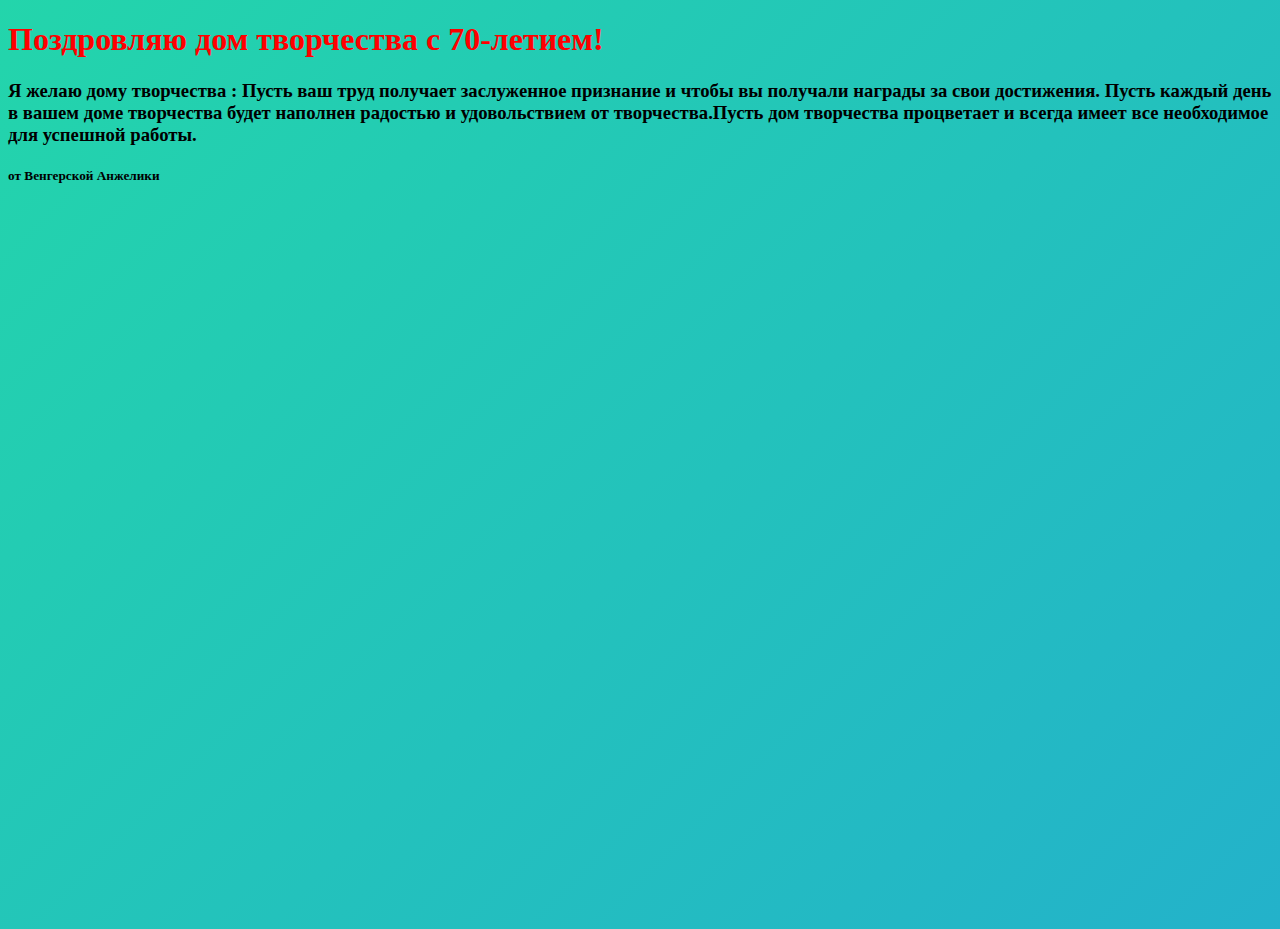
<file: Анжелика/drr.html>
<!DOCTYPE html>
<html lang="en">
<head>
    <meta charset="UTF-8">
    <meta name="viewport" content="width=device-width, initial-scale=1.0">
    <title>Document</title>
</head>
<body>
  <link rel="stylesheet" href="styledr.css">  

<font color="red"><h1 >Поздровляю дом творчества с 70-летием!</h1></font>
<h3>Я желаю дому творчества : Пусть ваш труд получает заслуженное признание и чтобы вы получали награды за свои достижения. Пусть каждый день в вашем доме творчества будет наполнен радостью и удовольствием от творчества.Пусть дом творчества процветает и всегда имеет все необходимое для успешной работы.</h3>
<h5>от Венгерской Анжелики</h5>

</body>
</html>
</file>
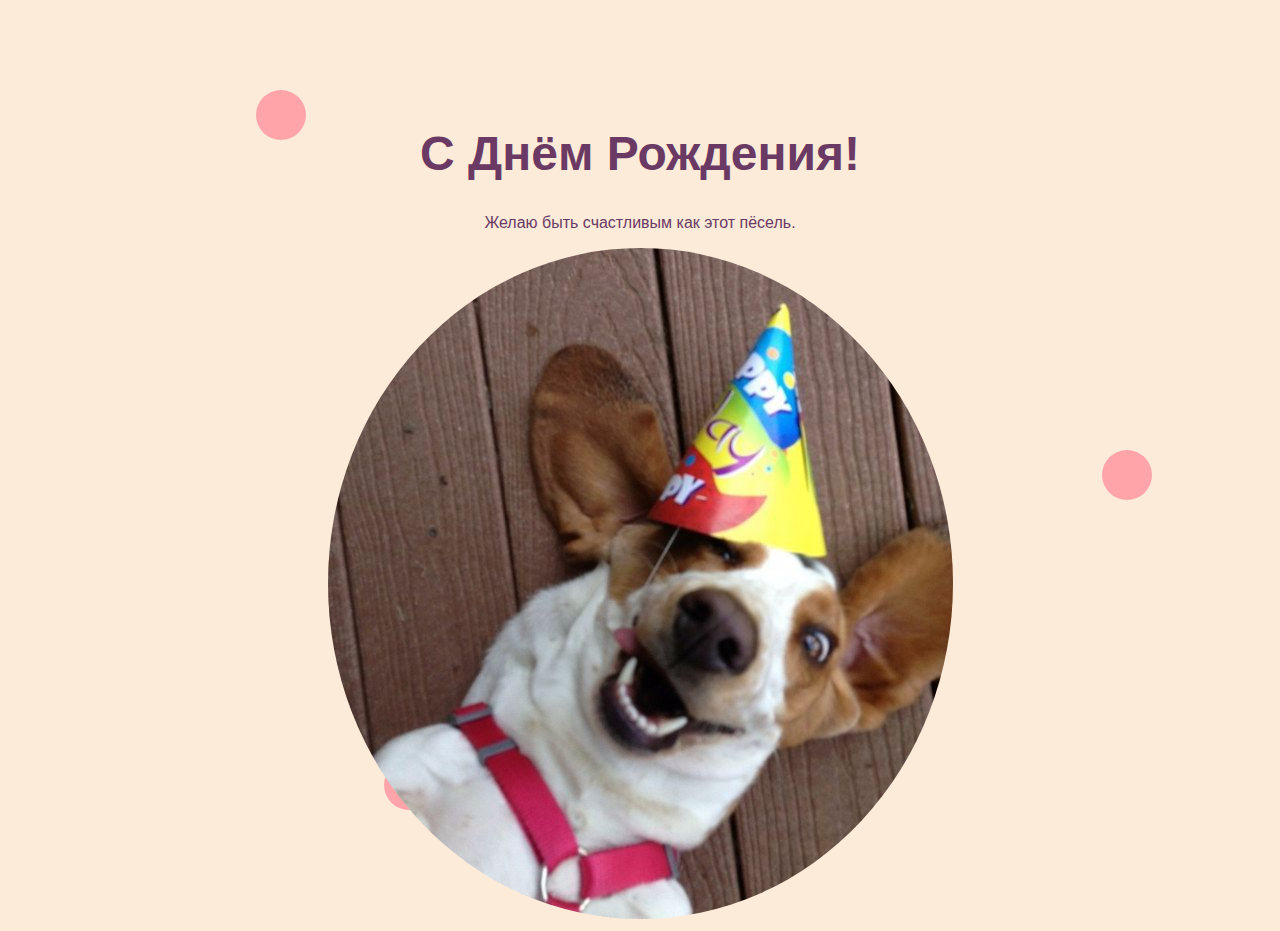
<file: Илья/Ilya.html>
<!DOCTYPE html>
<html lang="ru">
<head>
    <meta charset="UTF-8">
    <title>Поздравляем!</title>
    <style>
        /* Основной стиль */
        body {
            background-color: #fcebd9;
            font-family: 'Trebuchet MS', Helvetica, sans-serif;
            text-align: center;
            color: #6b3a64;
            overflow-x: hidden;
        }
        
        h1 {
            font-size: 3em;
            margin-top: 10%;
            animation: colorShift 5s infinite alternate-reverse linear;
        }
        img{
            border-radius: 70%;
            animation: rorol 5s ease-in-out infinite;
        }
        @keyframes rorol {
            0% {transform: rotate(0deg);}
            100% {transform: rotate(360deg);}
        }
        @keyframes colorShift {
            from {color: #ffc6cc;}
            to   {color: #ffd7bb;}
        }
        
        /* Анимация воздушных шариков */
        .balloon-container {
            position: absolute;
            top: 0;
            left: 0;
            width: 100vw;
            height: 100vh;
            pointer-events: none;
            z-index: -1;
        }
        
        .balloon {
            position: absolute;
            width: 50px;
            height: 50px;
            border-radius: 50%;
            background-color: #ff939d;
            opacity: 0.8;
            animation-name: floatUp;
            animation-duration: 5s;
            animation-timing-function: ease-in-out;
            animation-direction: alternate-reverse;
            animation-iteration-count: infinite;
        }
        
        @keyframes floatUp {
            0% {
                transform: translateY(0);
            }
            100% {
                transform: translateY(-100px);
            }
        }
        
        /* Расположение шаров случайным образом */
        .balloon:nth-child(1) {top: 10%; left: 20%; animation-delay: 1s;}
        .balloon:nth-child(2) {top: 30%; right: 40%; animation-delay: 2s;}
        .balloon:nth-child(3) {bottom: 20%; left: 60%; animation-delay: 3s;}
        .balloon:nth-child(4) {top: 50%; right: 10%; animation-delay: 4s;}
        .balloon:nth-child(5) {bottom: 10%; left: 30%; animation-delay: 5s;}
    </style>
</head>
<body>
    
    <!-- Воздушные шарики -->
    <div class="balloon-container">
        <div class="balloon"></div>
        <div class="balloon"></div>
        <div class="balloon"></div>
        <div class="balloon"></div>
        <div class="balloon"></div>
    </div>

    <!-- Основное содержимое -->
    <div class="container">
        <h1>С Днём Рождения!</h1>
        <p>Желаю быть счастливым как этот пёсель.</p>
    <div class="img">
        <img src="f5788840432f091200ecd4fcb95ade6a.jpg" alt="Иконка праздника"/>
    </div>

</body>
</html>
</file>
<file: Скочеляс/style.css>
/* Основные стили */
:root {
    --anniversary-gold: #D4AF37;
    --anniversary-silver: #C0C0C0;
    --celebration-red: #E63946;
    --celebration-blue: #1D3557;
    --celebration-light: #F1FAEE;
    --celebration-dark: #1A1A2E;
}

* {
    margin: 0;
    padding: 0;
    box-sizing: border-box;
}

body {
    font-family: 'Open Sans', sans-serif;
    background: linear-gradient(135deg, #fffaf0 0%, #fef9e7 100%);
    color: var(--celebration-dark);
    line-height: 1.6;
    min-height: 100vh;
    position: relative;
    overflow-x: hidden;
}

/* Конфетти */
.confetti {
    position: fixed;
    top: 0;
    left: 0;
    width: 100%;
    height: 100%;
    pointer-events: none;
    z-index: -1;
}

.confetti::before,
.confetti::after,
.confetti div {
    content: '';
    position: absolute;
    width: 10px;
    height: 10px;
    background: var(--anniversary-gold);
    animation: confetti-fall 5s linear infinite;
}

.confetti::before {
    left: 10%;
    animation-delay: 0s;
    background: var(--celebration-red);
}

.confetti::after {
    left: 50%;
    animation-delay: 2s;
    background: var(--celebration-blue);
}

@keyframes confetti-fall {
    0% {
        transform: translateY(-100px) rotate(0deg);
        opacity: 0;
    }
    10% {
        opacity: 1;
    }
    90% {
        opacity: 1;
    }
    100% {
        transform: translateY(100vh) rotate(720deg);
        opacity: 0;
    }
}

/* Юбилейная лента */
.anniversary-ribbon {
    position: fixed;
    top: 0;
    left: 50%;
    transform: translateX(-50%) rotate(-3deg);
    background: linear-gradient(45deg, var(--celebration-red), var(--anniversary-gold), var(--celebration-red));
    color: white;
    padding: 15px 40px;
    display: flex;
    gap: 30px;
    font-weight: bold;
    font-size: 1.2rem;
    z-index: 1000;
    box-shadow: 0 4px 20px rgba(0, 0, 0, 0.3);
    clip-path: polygon(10% 0%, 90% 0%, 100% 100%, 0% 100%);
    animation: ribbon-float 3s ease-in-out infinite;
}

@keyframes ribbon-float {
    0%, 100% { transform: translateX(-50%) rotate(-3deg) translateY(0); }
    50% { transform: translateX(-50%) rotate(-3deg) translateY(-5px); }
}

.container {
    max-width: 1200px;
    margin: 0 auto;
    padding: 100px 20px 20px;
}

/* Шапка */
.header {
    text-align: center;
    padding: 40px 20px;
    position: relative;
    margin-bottom: 60px;
}

.anniversary-number {
    margin-bottom: 40px;
}

.years {
    display: flex;
    align-items: center;
    justify-content: center;
    gap: 20px;
    margin-bottom: 20px;
    font-family: 'Playfair Display', serif;
}

.year-from, .year-to {
    font-size: 2.5rem;
    font-weight: bold;
    color: var(--celebration-blue);
}

.line {
    width: 100px;
    height: 3px;
    background: var(--anniversary-gold);
}

.seventy-nine {
    display: inline-flex;
    font-family: 'Playfair Display', serif;
    font-size: 8rem;
    font-weight: bold;
    line-height: 1;
    margin: 20px 0;
}

.seven {
    color: var(--celebration-red);
    text-shadow: 3px 3px 0 rgba(0, 0, 0, 0.1);
}

.nine {
    color: var(--anniversary-gold);
    text-shadow: 3px 3px 0 rgba(0, 0, 0, 0.1);
}

.years-label {
    font-size: 1.8rem;
    color: var(--celebration-blue);
    margin-top: 10px;
}

.main-title {
    margin: 30px 0;
}

.main-title h1 {
    font-family: 'Playfair Display', serif;
    font-size: 3.2rem;
    color: var(--celebration-blue);
    margin-bottom: 15px;
}

.main-title h2 {
    font-size: 2rem;
    color: var(--celebration-red);
    margin-bottom: 15px;
}

.subtitle {
    font-size: 1.3rem;
    color: #666;
    margin-bottom: 20px;
}

.foundation-date {
    display: inline-flex;
    align-items: center;
    gap: 10px;
    background: rgba(212, 175, 55, 0.1);
    padding: 12px 25px;
    border-radius: 25px;
    font-weight: 600;
    color: var(--celebration-blue);
    border: 2px solid var(--anniversary-gold);
}

.foundation-date i {
    color: var(--anniversary-gold);
}

/* Шарики */
.decoration {
    position: relative;
    height: 100px;
    margin-top: 40px;
}

.balloon {
    position: absolute;
    width: 60px;
    height: 80px;
    background: var(--celebration-red);
    border-radius: 50%;
    animation: balloon-float 8s ease-in-out infinite;
}

.balloon::after {
    content: '';
    position: absolute;
    bottom: -20px;
    left: 50%;
    transform: translateX(-50%);
    width: 2px;
    height: 40px;
    background: #666;
}

.balloon2 {
    left: 30%;
    background: var(--anniversary-gold);
    animation-delay: 2s;
}

.balloon3 {
    left: 70%;
    background: var(--celebration-blue);
    animation-delay: 4s;
}

@keyframes balloon-float {
    0%, 100% { transform: translateY(0) rotate(-2deg); }
    50% { transform: translateY(-30px) rotate(2deg); }
}

/* Основное поздравление */
.congratulation-section {
    margin-bottom: 80px;
}

.congratulation-card {
    background: white;
    border-radius: 30px;
    padding: 50px;
    box-shadow: 0 20px 50px rgba(0, 0, 0, 0.1);
    border: 5px solid var(--anniversary-gold);
    position: relative;
    overflow: hidden;
}

.congratulation-card::before {
    content: '';
    position: absolute;
    top: -50px;
    right: -50px;
    width: 200px;
    height: 200px;
    background: radial-gradient(circle, rgba(212, 175, 55, 0.1) 0%, transparent 70%);
}

.card-header {
    display: flex;
    align-items: center;
    gap: 30px;
    margin-bottom: 40px;
    padding-bottom: 30px;
    border-bottom: 3px solid var(--anniversary-gold);
}

.birthday-cake {
    display: flex;
    flex-direction: column;
    align-items: center;
    gap: 10px;
    color: var(--anniversary-gold);
}

.birthday-cake i {
    font-size: 3rem;
}

.card-header h2 {
    font-family: 'Playfair Display', serif;
    font-size: 2.5rem;
    color: var(--celebration-blue);
    flex: 1;
}

.lead {
    font-size: 1.4rem;
    margin-bottom: 30px;
    line-height: 1.8;
}

.highlight {
    color: var(--celebration-red);
    font-weight: bold;
    font-size: 1.5em;
}

.anniversary-message {
    background: linear-gradient(135deg, rgba(230, 57, 70, 0.05), rgba(212, 175, 55, 0.05));
    padding: 30px;
    border-radius: 20px;
    margin: 30px 0;
    display: flex;
    align-items: flex-start;
    gap: 25px;
}

.message-icon {
    width: 70px;
    height: 70px;
    background: linear-gradient(135deg, var(--celebration-red), #ff6b6b);
    border-radius: 50%;
    display: flex;
    align-items: center;
    justify-content: center;
    color: white;
    font-size: 1.8rem;
    flex-shrink: 0;
}

.timeline-highlight {
    display: flex;
    align-items: center;
    gap: 40px;
    margin: 40px 0;
    background: var(--celebration-light);
    padding: 30px;
    border-radius: 20px;
    justify-content: center;
}

.timeline-item {
    text-align: center;
}

.timeline-year {
    font-size: 3rem;
    font-weight: bold;
    color: var(--anniversary-gold);
    margin-bottom: 10px;
}

.timeline-content h4 {
    color: var(--celebration-blue);
    margin-bottom: 5px;
}

.timeline-arrow i {
    font-size: 2.5rem;
    color: var(--anniversary-gold);
}

.quote {
    background: linear-gradient(135deg, #f8f9fa, #e9ecef);
    padding: 40px;
    border-radius: 20px;
    margin: 40px 0;
    position: relative;
    border-left: 5px solid var(--anniversary-gold);
}

.quote i:first-child {
    position: absolute;
    top: 20px;
    left: 20px;
    color: var(--anniversary-gold);
    font-size: 1.8rem;
}

.quote i:last-child {
    position: absolute;
    bottom: 20px;
    right: 20px;
    color: var(--anniversary-gold);
    font-size: 1.8rem;
}

.quote p {
    font-size: 1.4rem;
    font-style: italic;
    text-align: center;
    color: var(--celebration-blue);
    margin: 0;
}

.thanks-grid {
    display: grid;
    grid-template-columns: repeat(auto-fit, minmax(200px, 1fr));
    gap: 30px;
    margin: 40px 0;
}

.thanks-item {
    text-align: center;
    padding: 25px;
    background: white;
    border-radius: 15px;
    box-shadow: 0 10px 20px rgba(0, 0, 0, 0.05);
    border-top: 4px solid var(--anniversary-gold);
}

.thanks-item i {
    font-size: 2.5rem;
    color: var(--celebration-red);
    margin-bottom: 15px;
}

.thanks-item h4 {
    color: var(--celebration-blue);
    margin-bottom: 10px;
}

.birthday-wishes {
    background: linear-gradient(135deg, var(--celebration-red), #ff6b6b);
    padding: 40px;
    border-radius: 20px;
    margin: 40px 0;
    color: white;
}

.birthday-wishes h3 {
    text-align: center;
    margin-bottom: 30px;
    font-size: 1.8rem;
}

.wishes-list {
    display: grid;
    grid-template-columns: repeat(auto-fit, minmax(200px, 1fr));
    gap: 20px;
}

.wish-item {
    display: flex;
    align-items: center;
    gap: 15px;
    font-size: 1.2rem;
}

.wish-item i {
    font-size: 1.5rem;
    color: var(--anniversary-gold);
}

.signature {
    margin-top: 50px;
    padding-top: 40px;
    border-top: 3px solid var(--anniversary-gold);
}

.signature-line {
    height: 2px;
    background: linear-gradient(to right, var(--celebration-red), var(--anniversary-gold));
    margin-bottom: 25px;
}

.signature-content {
    text-align: right;
}

.signature-content h3 {
    color: var(--celebration-blue);
    margin-bottom: 15px;
}

.signature-name {
    font-size: 1.4rem;
    font-weight: 600;
    color: var(--celebration-red);
    margin: 10px 0;
}

.anniversary-note {
    color: #666;
    font-style: italic;
    margin: 10px 0;
}

.date {
    display: flex;
    align-items: center;
    justify-content: flex-end;
    gap: 15px;
    color: #666;
    margin-top: 15px;
    font-size: 1.1rem;
}

/* История */
.history-section {
    margin: 80px 0;
}

.history-section h2 {
    text-align: center;
    font-family: 'Playfair Display', serif;
    font-size: 2.8rem;
    color: var(--celebration-blue);
    margin-bottom: 50px;
    display: flex;
    align-items: center;
    justify-content: center;
    gap: 20px;
}

.history-timeline-full {
    position: relative;
    max-width: 900px;
    margin: 0 auto;
    padding-left: 60px;
}

.history-timeline-full::before {
    content: '';
    position: absolute;
    left: 30px;
    top: 0;
    bottom: 0;
    width: 4px;
    background: linear-gradient(to bottom, var(--celebration-red), var(--anniversary-gold));
}

.timeline-milestone {
    position: relative;
    margin-bottom: 50px;
    padding-left: 40px;
}

.milestone-year {
    position: absolute;
    left: -60px;
    top: 0;
    width: 60px;
    height: 60px;
    background: var(--celebration-blue);
    color: white;
    border-radius: 50%;
    display: flex;
    align-items: center;
    justify-content: center;
    font-weight: bold;
    font-size: 1.2rem;
    border: 4px solid var(--anniversary-gold);
}

.milestone-content {
    background: white;
    padding: 30px;
    border-radius: 20px;
    box-shadow: 0 10px 30px rgba(0, 0, 0, 0.08);
    border-left: 5px solid var(--celebration-red);
}

.milestone-content h4 {
    color: var(--celebration-blue);
    margin-bottom: 10px;
    font-size: 1.4rem;
}

/* Цифры */
.numbers-section {
    margin: 80px 0;
}

.numbers-section h2 {
    text-align: center;
    font-family: 'Playfair Display', serif;
    font-size: 2.8rem;
    color: var(--celebration-blue);
    margin-bottom: 50px;
    display: flex;
    align-items: center;
    justify-content: center;
    gap: 20px;
}

.numbers-grid {
    display: grid;
    grid-template-columns: repeat(auto-fit, minmax(200px, 1fr));
    gap: 30px;
}

.number-item {
    text-align: center;
    padding: 40px 20px;
    background: white;
    border-radius: 20px;
    box-shadow: 0 15px 35px rgba(0, 0, 0, 0.1);
    transition: transform 0.3s;
}

.number-item:hover {
    transform: translateY(-10px);
}

.number-value {
    font-family: 'Playfair Display', serif;
    font-size: 4rem;
    font-weight: bold;
    color: var(--celebration-red);
    margin-bottom: 10px;
    line-height: 1;
}

.number-label {
    font-size: 1.3rem;
    color: var(--celebration-blue);
    font-weight: 600;
    margin-bottom: 5px;
}

.number-sub {
    color: #666;
    font-size: 0.9rem;
}

/* Торт */
.cake-section {
    margin: 80px 0;
}

.cake-section h2 {
    text-align: center;
    font-family: 'Playfair Display', serif;
    font-size: 2.8rem;
    color: var(--celebration-blue);
    margin-bottom: 50px;
    display: flex;
    align-items: center;
    justify-content: center;
    gap: 20px;
}

.cake-container {
    display: flex;
    align-items: center;
    gap: 60px;
    background: white;
    padding: 40px;
    border-radius: 30px;
    box-shadow: 0 20px 40px rgba(0, 0, 0, 0.1);
}

.cake {
    position: relative;
    width: 300px;
    height: 200px;
}

.cake-layer {
    position: absolute;
    border-radius: 10px;
}

.layer1 {
    bottom: 0;
    left: 50px;
    width: 200px;
    height: 60px;
    background: #8B4513;
}

.layer2 {
    bottom: 60px;
    left: 70px;
    width: 160px;
    height: 50px;
    background: #D2691E;
}

.layer3 {
    bottom: 110px;
    left: 90px;
    width: 120px;
    height: 40px;
    background: #CD853F;
}

.cake-topping {
    position: absolute;
    bottom: 150px;
    left: 0;
    right: 0;
    display: flex;
    justify-content: space-around;
}

.candle {
    width: 4px;
    height: 30px;
    background: var(--celebration-red);
    border-radius: 2px;
    position: relative;
    animation: candle-flicker 1.5s ease-in-out infinite;
    animation-delay: calc(var(--delay) * 0.2s);
}

.candle::before {
    content: '';
    position: absolute;
    top: -8px;
    left: -3px;
    width: 10px;
    height: 10px;
    background: var(--anniversary-gold);
    border-radius: 50%;
    animation: flame-flicker 1.5s ease-in-out infinite;
    animation-delay: calc(var(--delay) * 0.2s);
}

@keyframes candle-flicker {
    0%, 100% { transform: translateY(0); }
    50% { transform: translateY(-2px); }
}

@keyframes flame-flicker {
    0%, 100% { 
        transform: scale(1);
        opacity: 1;
    }
    50% { 
        transform: scale(1.1);
        opacity: 0.8;
    }
}

.cake-message {
    flex: 1;
}

.cake-message h3 {
    color: var(--celebration-blue);
    margin-bottom: 20px;
    font-size: 2rem;
}

.blow-button {
    background: linear-gradient(135deg, var(--celebration-red), #ff6b6b);
    color: white;
    border: none;
    padding: 15px 30px;
    border-radius: 25px;
    font-size: 1.2rem;
    font-weight: 600;
    cursor: pointer;
    display: inline-flex;
    align-items: center;
    gap: 10px;
    margin-top: 20px;
    transition: transform 0.3s, box-shadow 0.3s;
}

.blow-button:hover {
    transform: translateY(-3px);
    box-shadow: 0 10px 20px rgba(230, 57, 70, 0.3);
}

/* Поздравления гостей */
.guest-wishes {
    margin: 80px 0;
}

.guest-wishes h2 {
    text-align: center;
    font-family: 'Playfair Display', serif;
    font-size: 2.8rem;
    color: var(--celebration-blue);
    margin-bottom: 50px;
    display: flex;
    align-items: center;
    justify-content: center;
    gap: 20px;
}

.wish-form {
    background: white;
    border-radius: 20px;
    padding: 40px;
    box-shadow: 0 15px 35px rgba(0, 0, 0, 0.1);
    margin-bottom: 40px;
}

.form-header {
    display: flex;
    align-items: center;
    gap: 20px;
    margin-bottom: 30px;
}

.form-header i {
    font-size: 2rem;
    color: var(--anniversary-gold);
}

.form-header h3 {
    color: var(--celebration-blue);
    font-size: 1.8rem;
}

.form-body {
    display: flex;
    flex-direction: column;
    gap: 20px;
}

.form-input, .form-select, .form-textarea {
    padding: 15px;
    border: 2px solid #e2e8f0;
    border-radius: 10px;
    font-size: 1rem;
    font-family: 'Open Sans', sans-serif;
}

.form-textarea {
    height: 150px;
    resize: vertical;
}

.submit-button {
    background: linear-gradient(135deg, var(--celebration-blue), #2a4d8f);
    color: white;
    border: none;
    padding: 15px 30px;
    border-radius: 25px;
    font-size: 1.1rem;
    font-weight: 600;
    cursor: pointer;
    display: flex;
    align-items: center;
    justify-content: center;
    gap: 10px;
    transition: transform 0.3s;
}

.submit-button:hover {
    transform: translateY(-3px);
}

.wishes-wall {
    display: grid;
    gap: 20px;
}

.wish-card {
    background: white;
    padding: 25px;
    border-radius: 15px;
    box-shadow: 0 10px 20px rgba(0, 0, 0, 0.08);
    border-left: 5px solid var(--anniversary-gold);
}

.wish-header {
    display: flex;
    align-items: center;
    gap: 15px;
    margin-bottom: 15px;
}

.wish-header i {
    font-size: 2.5rem;
    color: var(--celebration-blue);
}

.wish-author h4 {
    color: var(--celebration-blue);
    margin-bottom: 5px;
}

.wish-date {
    color: #666;
    font-size: 0.9rem;
}

/* Контакты */
.contact-section {
    margin: 80px 0;
}

.contact-section h2 {
    text-align: center;
    font-family: 'Playfair Display', serif;
    font-size: 2.8rem;
    color: var(--celebration-blue);
    margin-bottom: 50px;
    display: flex;
    align-items: center;
    justify-content: center;
    gap: 20px;
}

.contact-info {
    display: grid;
    grid-template-columns: repeat(auto-fit, minmax(300px, 1fr));
    gap: 30px;
    margin-bottom: 40px;
}

.contact-card {
    background: white;
    padding: 30px;
    border-radius: 20px;
    text-align: center;
    box-shadow: 0 10px 30px rgba(0, 0, 0, 0.08);
    border-top: 5px solid var(--anniversary-gold);
}

.contact-card i {
    font-size: 2.5rem;
    color: var(--celebration-red);
    margin-bottom: 20px;
}

.contact-card h3 {
    color: var(--celebration-blue);
    margin-bottom: 15px;
}

.contact-card p {
    margin-bottom: 5px;
}

.detail {
    color: #666;
    font-size: 0.9rem;
}

.social-section {
    text-align: center;
    background: white;
    padding: 40px;
    border-radius: 20px;
    box-shadow: 0 10px 30px rgba(0, 0, 0, 0.08);
}

.social-section h3 {
    color: var(--celebration-blue);
    margin-bottom: 30px;
    font-size: 1.8rem;
}

.social-buttons {
    display: flex;
    justify-content: center;
    gap: 20px;
    flex-wrap: wrap;
}

.social-btn {
    display: flex;
    align-items: center;
    gap: 10px;
    padding: 15px 25px;
    border-radius: 25px;
    color: white;
    text-decoration: none;
    font-weight: 600;
    transition: transform 0.3s;
}

.social-btn:hover {
    transform: translateY(-3px);
}

.social-btn.vk { background: #4c75a3; }
.social-btn.tg { background: #2aabee; }
.social-btn.ok { background: #f7931e; }

/* Футер */
.footer {
    margin-top: 80px;
    padding: 40px;
    background: linear-gradient(135deg, var(--celebration-blue), var(--celebration-dark));
    color: white;
    border-radius: 30px 30px 0 0;
}

.footer-content {
    display: grid;
    grid-template-columns: repeat(auto-fit, minmax(300px, 1fr));
    gap: 40px;
    margin-bottom: 30px;
}

.footer-brand {
    display: flex;
    align-items: center;
    gap: 20px;
}

.brand-icon i {
    font-size: 3rem;
    color: var(--anniversary-gold);
}

.brand-info h3 {
    font-size: 1.5rem;
    margin-bottom: 10px;
}

.footer-anniversary {
    text-align: center;
}

.anniversary-badge-small {
    display: inline-flex;
    flex-direction: column;
    align-items: center;
    margin-bottom: 10px;
}

.years-small {
    font-size: 3rem;
    font-weight: bold;
    color: var(--anniversary-gold);
}

.label-small {
    font-size: 1rem;
    color: rgba(255, 255, 255, 0.8);
}

.footer-message {
    text-align: right;
}

.footer-message p {
    margin: 5px 0;
}

.copyright {
    text-align: center;
    padding-top: 30px;
    border-top: 1px solid rgba(255, 255, 255, 0.2);
    color: rgba(255, 255, 255, 0.7);
}

.copyright p {
    margin: 10px 0;
}

/* Адаптивность */
@media (max-width: 768px) {
    .anniversary-ribbon {
        flex-direction: column;
        gap: 10px;
        padding: 10px 20px;
        font-size: 1rem;
    }
    
    .seventy-nine {
        font-size: 5rem;
    }
    
    .main-title h1 {
        font-size: 2.2rem;
    }
    
    .cake-container {
        flex-direction: column;
    }
    
    .cake {
        width: 200px;
        height: 150px;
    }
    
    .layer1 { width: 150px; left: 25px; }
    .layer2 { width: 120px; left: 40px; }
    .layer3 { width: 90px; left: 55px; }
    
    .history-timeline-full {
        padding-left: 40px;
    }
    
    .history-timeline-full::before {
        left: 20px;
    }
    
    .milestone-year {
        left: -50px;
        width: 40px;
        height: 40px;
        font-size: 1rem;
    }
}
</file>
<file: style.css>
.body {
  display: flex;
  justify-content: center;
  align-items: center;
  min-height: 100vh;
  background-color: #293785;
  font-family: 'Arial', sans-serif;
  color: #ffd700;
  background-image: linear-gradient(to right, #FFB300, #a76868, #73ff00, #001aff);
  background-size: 400% 400%;
}
.card {
  position: relative;
  width: 600px;
  padding: 20px;
  background-color: #fff;
  border-radius: 15px;
  box-shadow: 0 0 10px rgba(0, 0, 0, 0.1);
  text-align: center;
}
.card::before,
.card::after {
  content: '';
  position: absolute;
  top: 0;
  left: 0;
  bottom: 0;
  right: 0;
  z-index: -1;
  border-radius: inherit;
  opacity: 0.5;
  pointer-events: none;
}
.card::before {
  background-image: linear-gradient(45deg, #ffc107 0%, #ffeb3b 25%, #ffee58 50%, #ffe082 75%, #ffca28 100%);
  animation: gradientAnimation 5s linear infinite;
}
.card::after {
  background-color: rgba(255, 255, 255, 0.8);
}
.card__title {
  font-size: 4em;
  margin-bottom: 20px;
  animation: pulse 2s infinite alternate;
}
.card__subtitle {
  font-size: 2em;
  margin-bottom: 10px;
}
.card__message {
  font-size: 1.5em;
  line-height: 1.4;
}
.card-theme-animated {
  animation: background-pulse 15s ease-in-out infinite;
}
@keyframes gradientAnimation {
  0% {
    transform: rotateZ(0deg);
  }
  100% {
    transform: rotateZ(360deg);
  }
}
@keyframes pulse {
  from {
    transform: scale(1);
  }
  to {
    transform: scale(1.1);
  }
}
@keyframes background-pulse {
  0% {
    background-position: 0% 50%;
  }
  50% {
    background-position: 100% 50%;
  }
  100% {
    background-position: 0% 50%;
  }
}
.call {
  position: fixed;
  bottom: 10px;
  /* отступ снизу */
  left: 10px;
  /* отступ слева */
  font-size: 14px;
  color: #000000;
}
* {
  margin: 0;
  padding: 0;
  box-sizing: border-box;
  font-family: 'Segoe UI', Tahoma, Geneva, Verdana, sans-serif;
}
body {
  display: flex;
  justify-content: center;
  align-items: center;
  min-height: 100vh;
  background: linear-gradient(135deg, #f9c5d1 0%, #c5e3ff 50%, #fff9c4 100%);
  padding: 20px;
  overflow-x: hidden;
}
.congratulation-container {
  width: 90%;
  max-width: 1000px;
  position: relative;
  border-radius: 25px;
  overflow: hidden;
  box-shadow: 0 15px 40px rgba(149, 77, 177, 0.3);
  background-color: #f8f4ff;
  /* Сиреневый фон */
  padding: 25px;
  border: 15px solid white;
  z-index: 2;
}
.name-corner {
  position: absolute;
  top: 15px;
  left: 15px;
  background-color: rgba(255, 255, 255, 0.85);
  padding: 10px 20px;
  border-radius: 0 15px 15px 0;
  border-left: 5px solid #ff7eb9;
  box-shadow: 0 5px 15px rgba(0, 0, 0, 0.1);
  z-index: 10;
}
.name-corner h3 {
  color: #8a4f9e;
  font-size: 1.4rem;
  font-weight: 700;
  letter-spacing: 1px;
}
.header {
  text-align: center;
  margin-top: 30px;
  margin-bottom: 40px;
  position: relative;
  padding: 20px;
}
.header h1 {
  color: #ff7eb9;
  /* Розовый */
  font-size: 2.8rem;
  margin-bottom: 15px;
  text-shadow: 2px 2px 0 rgba(255, 255, 255, 0.8);
}
.header h2 {
  color: #36b5ff;
  /* Голубой */
  font-size: 2.2rem;
  font-weight: 700;
  margin-bottom: 10px;
}
.age {
  display: inline-block;
  background: linear-gradient(45deg, #ffc145, #ff7eb9);
  color: white;
  padding: 10px 25px;
  border-radius: 50px;
  font-size: 2.5rem;
  font-weight: 800;
  margin: 15px 0;
  box-shadow: 0 5px 15px rgba(255, 126, 185, 0.4);
}
.content {
  display: flex;
  flex-wrap: wrap;
  gap: 30px;
  margin-bottom: 30px;
}
.text-section {
  flex: 1;
  min-width: 300px;
  background-color: rgba(255, 255, 255, 0.85);
  padding: 25px;
  border-radius: 20px;
  box-shadow: 0 10px 25px rgba(0, 0, 0, 0.05);
  border-left: 8px solid #ffc145;
  /* Желтый */
}
.text-section p {
  line-height: 1.8;
  font-size: 1.2rem;
  color: #5a5a5a;
  text-align: justify;
  margin-bottom: 20px;
}
.author {
  text-align: right;
  font-style: italic;
  color: #8a4f9e;
  font-weight: 600;
  font-size: 1.3rem;
  margin-top: 20px;
}
.visual-section {
  flex: 1;
  min-width: 300px;
  display: flex;
  justify-content: center;
  align-items: center;
}
.gift-box {
  width: 250px;
  height: 250px;
  background: linear-gradient(45deg, #ff7eb9, #36b5ff);
  border-radius: 20px;
  position: relative;
  box-shadow: 0 15px 30px rgba(54, 181, 255, 0.3);
  display: flex;
  justify-content: center;
  align-items: center;
  transform: rotate(5deg);
}
.gift-box:before {
  content: "";
  position: absolute;
  width: 100%;
  height: 30px;
  background: linear-gradient(45deg, #ffc145, #ff9a5c);
  top: 0;
  border-radius: 20px 20px 0 0;
}
.gift-box:after {
  content: "🎁";
  position: absolute;
  top: -40px;
  font-size: 3rem;
}
.gift-text {
  color: white;
  font-size: 1.5rem;
  font-weight: 700;
  text-align: center;
  padding: 20px;
  text-shadow: 1px 1px 3px rgba(0, 0, 0, 0.3);
}
/* Конфетти */
.confetti {
  position: absolute;
  width: 15px;
  height: 15px;
  border-radius: 50%;
  z-index: 1;
}
.confetti:nth-child(1) {
  background-color: #ff7eb9;
  top: 10%;
  left: 5%;
}
.confetti:nth-child(2) {
  background-color: #36b5ff;
  top: 15%;
  right: 10%;
}
.confetti:nth-child(3) {
  background-color: #ffc145;
  top: 20%;
  left: 15%;
}
.confetti:nth-child(4) {
  background-color: #8a4f9e;
  top: 5%;
  right: 20%;
}
.confetti:nth-child(5) {
  background-color: #ff7eb9;
  bottom: 10%;
  left: 10%;
}
.confetti:nth-child(6) {
  background-color: #36b5ff;
  bottom: 15%;
  right: 15%;
}
.confetti:nth-child(7) {
  background-color: #ffc145;
  bottom: 20%;
  left: 5%;
}
.confetti:nth-child(8) {
  background-color: #8a4f9e;
  bottom: 5%;
  right: 5%;
}
/* Гирлянда из флажков */
.garland {
  position: absolute;
  top: 0;
  left: 0;
  width: 100%;
  height: 40px;
  z-index: 5;
  display: flex;
  justify-content: space-around;
}
.flag {
  width: 40px;
  height: 30px;
  clip-path: polygon(0 0, 100% 0, 50% 100%);
  margin: 0 5px;
}
.flag:nth-child(odd) {
  background-color: #ff7eb9;
}
.flag:nth-child(even) {
  background-color: #36b5ff;
}
/* Шарики */
.balloons {
  position: absolute;
  top: 30px;
  right: 30px;
  z-index: 1;
}
.balloon {
  width: 60px;
  height: 70px;
  border-radius: 50%;
  position: absolute;
}
.balloon:before {
  content: "";
  position: absolute;
  bottom: -15px;
  left: 50%;
  transform: translateX(-50%);
  width: 2px;
  height: 20px;
  background-color: rgba(0, 0, 0, 0.2);
}
.balloon1 {
  background-color: #ff7eb9;
  top: 0;
  right: 0;
}
.balloon2 {
  background-color: #36b5ff;
  top: 20px;
  right: 50px;
}
.balloon3 {
  background-color: #ffc145;
  top: 40px;
  right: 25px;
}
/* Футер */
.footer {
  text-align: center;
  padding: 20px;
  color: #8a4f9e;
  font-size: 1.1rem;
  font-weight: 600;
  border-top: 2px dashed #ff7eb9;
  margin-top: 20px;
}
/* Анимации */
@keyframes float {
  0%,
  100% {
    transform: translateY(0);
  }
  50% {
    transform: translateY(-20px);
  }
}
@keyframes pulse {
  0%,
  100% {
    transform: scale(1);
  }
  50% {
    transform: scale(1.05);
  }
}
.gift-box {
  animation: float 4s ease-in-out infinite;
}
.age {
  animation: pulse 2s infinite;
}
/* Адаптивность */
@media (max-width: 768px) {
  .header h1 {
    font-size: 2.2rem;
  }
  .header h2 {
    font-size: 1.8rem;
  }
  .age {
    font-size: 2rem;
  }
  .name-corner h3 {
    font-size: 1.1rem;
  }
}
@media (max-width: 480px) {
  .header h1 {
    font-size: 1.8rem;
  }
  .header h2 {
    font-size: 1.5rem;
  }
  .age {
    font-size: 1.8rem;
  }
  .congratulation-container {
    padding: 15px;
    border-width: 10px;
  }
}
* {
  box-sizing: border-box;
  margin: 0;
  padding: 0;
}
body {
  font-family: "Segoe UI", Roboto, Arial, sans-serif;
  background: linear-gradient(180deg, #f7f9ff 0%, #fff 60%);
  color: #122;
  -webkit-font-smoothing: antialiased;
  -moz-osx-font-smoothing: grayscale;
  line-height: 1.45;
}
/* Шапка */
.site-header {
  position: sticky;
  top: 0;
  backdrop-filter: blur(6px);
  background: rgba(255, 255, 255, 0.7);
  border-bottom: 1px solid rgba(18, 34, 34, 0.06);
  display: flex;
  align-items: center;
  justify-content: space-between;
  padding: 18px 24px;
  z-index: 100;
  animation: slideDown 600ms ease;
}
.logo {
  display: flex;
  align-items: center;
  gap: 12px;
}
.logo .mark {
  width: 48px;
  height: 48px;
  background: linear-gradient(135deg, #ffb198, #ff7ab6);
  border-radius: 10px;
  display: flex;
  align-items: center;
  justify-content: center;
  color: white;
  font-weight: 700;
  box-shadow: 0 6px 18px rgba(255, 90, 120, 0.18);
  transform: translateY(-2px);
}
.site-title {
  font-size: 18px;
  font-weight: 600;
}
.site-sub {
  font-size: 12px;
  color: rgba(18, 34, 34, 0.6);
}
@keyframes slideDown {
  from {
    transform: translateY(-14px);
    opacity: 0;
  }
  to {
    transform: translateY(0);
    opacity: 1;
  }
}
/* Главный контейнер */
.container {
  max-width: 1100px;
  margin: 32px auto;
  padding: 0 20px;
}
/* Герой секция */
.hero {
  background: linear-gradient(90deg, rgba(255, 250, 240, 0.6), rgba(245, 255, 255, 0.6));
  border-radius: 14px;
  padding: 34px;
  display: flex;
  gap: 28px;
  align-items: center;
  box-shadow: 0 10px 30px rgba(20, 40, 60, 0.06);
  overflow: hidden;
}
.hero .text {
  flex: 1;
}
.hero h1 {
  font-size: 28px;
  margin-bottom: 8px;
  color: #0b3954;
}
.hero p {
  color: #234;
  margin-bottom: 14px;
}
.hero .cta {
  display: inline-block;
  padding: 10px 16px;
  background: linear-gradient(90deg, #ff8fa3, #ffb86b);
  color: white;
  border-radius: 10px;
  font-weight: 600;
  text-decoration: none;
  box-shadow: 0 8px 20px rgba(255, 120, 140, 0.18);
  transition: transform 0.18s ease, box-shadow 0.18s ease;
}
.hero .cta:hover {
  transform: translateY(-4px);
  box-shadow: 0 18px 30px rgba(255, 110, 140, 0.2);
}
.hero .art {
  width: 220px;
  height: 140px;
  border-radius: 10px;
  background: radial-gradient(circle at 20% 20%, #fff7f2, transparent 20%), linear-gradient(135deg, #ffd9d0, #ffe8a8);
  box-shadow: inset 0 -6px 18px rgba(255, 255, 255, 0.35), 0 12px 34px rgba(30, 40, 60, 0.06);
  position: relative;
  overflow: hidden;
  flex-shrink: 0;
  animation: float 4200ms ease-in-out infinite;
}
@keyframes float {
  0% {
    transform: translateY(0) rotate(-1deg);
  }
  50% {
    transform: translateY(-8px) rotate(1deg);
  }
  100% {
    transform: translateY(0) rotate(-1deg);
  }
}
/* Секция поздравлений */
.greetings {
  margin-top: 26px;
  display: grid;
  grid-template-columns: repeat(auto-fit, minmax(260px, 1fr));
  gap: 18px;
}
.card {
  background: white;
  border-radius: 12px;
  padding: 18px;
  box-shadow: 0 8px 26px rgba(20, 30, 50, 0.05);
  position: relative;
  overflow: hidden;
  transition: transform 0.25s cubic-bezier(0.2, 0.9, 0.3, 1), box-shadow 0.25s;
}
.card:hover {
  transform: translateY(-8px);
  box-shadow: 0 22px 48px rgba(8, 20, 40, 0.12);
}
.card .meta {
  display: flex;
  align-items: center;
  gap: 12px;
  margin-bottom: 8px;
}
.avatar {
  width: 44px;
  height: 44px;
  border-radius: 10px;
  background: linear-gradient(135deg, #86fbcf, #6f9eff);
  display: flex;
  align-items: center;
  justify-content: center;
  color: #fff;
  font-weight: 700;
}
.card h3 {
  font-size: 16px;
  margin-bottom: 6px;
  color: #082033;
}
.card p {
  color: #344;
  font-size: 14px;
}
.card .tag {
  position: absolute;
  right: 12px;
  top: 12px;
  background: linear-gradient(90deg, #ffd6a5, #ffb4c6);
  padding: 6px 10px;
  border-radius: 8px;
  font-size: 12px;
  color: #4a1;
}
/* Подпись */
.signature {
  margin-top: 26px;
  display: flex;
  justify-content: flex-end;
  align-items: center;
  gap: 12px;
  color: #334;
  font-weight: 600;
}
.signature .small {
  color: rgba(19, 34, 46, 0.6);
  font-weight: 500;
  font-size: 14px;
}
/* Адаптив */
@media (max-width: 680px) {
  .hero {
    flex-direction: column;
    align-items: flex-start;
  }
  .hero .art {
    width: 100%;
    height: 140px;
  }
  .site-header {
    padding: 14px 16px;
  }
}
* {
  margin: 0;
  padding: 0;
  box-sizing: border-box;
}
body {
  font-family: 'Montserrat', sans-serif;
  background: linear-gradient(135deg, #fff5e6 0%, #fff0f5 100%);
  min-height: 100vh;
  display: flex;
  justify-content: center;
  align-items: center;
  padding: 20px;
}
.congratulation-card {
  max-width: 500px;
  width: 100%;
  background: white;
  border-radius: 25px;
  padding: 40px 30px;
  text-align: center;
  box-shadow: 0 20px 50px rgba(212, 175, 55, 0.3);
  border: 5px solid #D4AF37;
  position: relative;
  overflow: hidden;
}
.congratulation-card::before {
  content: '';
  position: absolute;
  top: 0;
  right: 0;
  width: 150px;
  height: 150px;
  background: radial-gradient(circle, rgba(212, 175, 55, 0.1) 0%, transparent 70%);
}
.anniversary-number {
  font-family: 'Dancing Script', cursive;
  font-size: 5rem;
  font-weight: bold;
  color: #D4AF37;
  margin-bottom: 10px;
  text-shadow: 3px 3px 0 rgba(0, 0, 0, 0.1);
  line-height: 1;
}
.anniversary-years {
  color: #666;
  font-size: 1.1rem;
  margin-bottom: 25px;
  display: block;
}
.title {
  font-size: 1.8rem;
  color: #2c3e50;
  margin-bottom: 20px;
  line-height: 1.3;
}
.title i {
  color: #D4AF37;
  margin-right: 10px;
}
.message {
  font-size: 1.1rem;
  line-height: 1.6;
  color: #444;
  margin-bottom: 25px;
}
.highlight {
  color: #D4AF37;
  font-weight: bold;
}
.wishes {
  background: linear-gradient(135deg, rgba(212, 175, 55, 0.1), rgba(155, 89, 182, 0.1));
  padding: 20px;
  border-radius: 15px;
  margin: 25px 0;
}
.wish-item {
  display: flex;
  align-items: center;
  gap: 10px;
  margin: 10px 0;
  justify-content: center;
}
.wish-item i {
  color: #D4AF37;
}
.signature {
  margin-top: 30px;
  padding-top: 20px;
  border-top: 2px dashed #ddd;
}
.signature-name {
  font-weight: 600;
  color: #2c3e50;
  font-size: 1.2rem;
  margin: 10px 0;
}
.date {
  color: #666;
  font-size: 0.9rem;
  margin-top: 10px;
}
.decoration {
  display: flex;
  justify-content: center;
  gap: 15px;
  margin: 25px 0;
}
.decoration-item {
  width: 40px;
  height: 40px;
  border-radius: 50%;
  background: linear-gradient(135deg, #D4AF37, #F7EF8A);
  display: flex;
  align-items: center;
  justify-content: center;
  color: white;
  font-size: 1.2rem;
  animation: bounce 2s infinite;
}
.decoration-item:nth-child(2) {
  animation-delay: 0.3s;
  background: linear-gradient(135deg, #9B59B6, #BB8FCE);
}
.decoration-item:nth-child(3) {
  animation-delay: 0.6s;
  background: linear-gradient(135deg, #3498DB, #85C1E9);
}
@keyframes bounce {
  0%,
  100% {
    transform: translateY(0);
  }
  50% {
    transform: translateY(-10px);
  }
}
.floating-balloons {
  position: absolute;
  top: -40px;
  right: -20px;
  z-index: -1;
}
.balloon {
  width: 30px;
  height: 40px;
  background: #D4AF37;
  border-radius: 50%;
  position: absolute;
  animation: float 6s ease-in-out infinite;
}
.balloon:nth-child(2) {
  width: 25px;
  height: 35px;
  background: #9B59B6;
  right: 30px;
  animation-delay: 2s;
}
.balloon:nth-child(3) {
  width: 20px;
  height: 30px;
  background: #3498DB;
  right: 60px;
  animation-delay: 4s;
}
@keyframes float {
  0%,
  100% {
    transform: translateY(0) rotate(-2deg);
  }
  50% {
    transform: translateY(-20px) rotate(2deg);
  }
}
@media (max-width: 480px) {
  .congratulation-card {
    padding: 30px 20px;
  }
  .anniversary-number {
    font-size: 4rem;
  }
  .title {
    font-size: 1.5rem;
  }
}
/* Основные стили */
:root {
  --anniversary-gold: #D4AF37;
  --anniversary-silver: #C0C0C0;
  --celebration-red: #E63946;
  --celebration-blue: #1D3557;
  --celebration-light: #F1FAEE;
  --celebration-dark: #1A1A2E;
}
* {
  margin: 0;
  padding: 0;
  box-sizing: border-box;
}
body {
  font-family: 'Open Sans', sans-serif;
  background: linear-gradient(135deg, #fffaf0 0%, #fef9e7 100%);
  color: var(--celebration-dark);
  line-height: 1.6;
  min-height: 100vh;
  position: relative;
  overflow-x: hidden;
}
/* Конфетти */
.confetti {
  position: fixed;
  top: 0;
  left: 0;
  width: 100%;
  height: 100%;
  pointer-events: none;
  z-index: -1;
}
.confetti::before,
.confetti::after,
.confetti div {
  content: '';
  position: absolute;
  width: 10px;
  height: 10px;
  background: var(--anniversary-gold);
  animation: confetti-fall 5s linear infinite;
}
.confetti::before {
  left: 10%;
  animation-delay: 0s;
  background: var(--celebration-red);
}
.confetti::after {
  left: 50%;
  animation-delay: 2s;
  background: var(--celebration-blue);
}
@keyframes confetti-fall {
  0% {
    transform: translateY(-100px) rotate(0deg);
    opacity: 0;
  }
  10% {
    opacity: 1;
  }
  90% {
    opacity: 1;
  }
  100% {
    transform: translateY(100vh) rotate(720deg);
    opacity: 0;
  }
}
/* Юбилейная лента */
.anniversary-ribbon {
  position: fixed;
  top: 0;
  left: 50%;
  transform: translateX(-50%) rotate(-3deg);
  background: linear-gradient(45deg, var(--celebration-red), var(--anniversary-gold), var(--celebration-red));
  color: white;
  padding: 15px 40px;
  display: flex;
  gap: 30px;
  font-weight: bold;
  font-size: 1.2rem;
  z-index: 1000;
  box-shadow: 0 4px 20px rgba(0, 0, 0, 0.3);
  clip-path: polygon(10% 0%, 90% 0%, 100% 100%, 0% 100%);
  animation: ribbon-float 3s ease-in-out infinite;
}
@keyframes ribbon-float {
  0%,
  100% {
    transform: translateX(-50%) rotate(-3deg) translateY(0);
  }
  50% {
    transform: translateX(-50%) rotate(-3deg) translateY(-5px);
  }
}
.container {
  max-width: 1200px;
  margin: 0 auto;
  padding: 100px 20px 20px;
}
/* Шапка */
.header {
  text-align: center;
  padding: 40px 20px;
  position: relative;
  margin-bottom: 60px;
}
.anniversary-number {
  margin-bottom: 40px;
}
.years {
  display: flex;
  align-items: center;
  justify-content: center;
  gap: 20px;
  margin-bottom: 20px;
  font-family: 'Playfair Display', serif;
}
.year-from,
.year-to {
  font-size: 2.5rem;
  font-weight: bold;
  color: var(--celebration-blue);
}
.line {
  width: 100px;
  height: 3px;
  background: var(--anniversary-gold);
}
.seventy-nine {
  display: inline-flex;
  font-family: 'Playfair Display', serif;
  font-size: 8rem;
  font-weight: bold;
  line-height: 1;
  margin: 20px 0;
}
.seven {
  color: var(--celebration-red);
  text-shadow: 3px 3px 0 rgba(0, 0, 0, 0.1);
}
.nine {
  color: var(--anniversary-gold);
  text-shadow: 3px 3px 0 rgba(0, 0, 0, 0.1);
}
.years-label {
  font-size: 1.8rem;
  color: var(--celebration-blue);
  margin-top: 10px;
}
.main-title {
  margin: 30px 0;
}
.main-title h1 {
  font-family: 'Playfair Display', serif;
  font-size: 3.2rem;
  color: var(--celebration-blue);
  margin-bottom: 15px;
}
.main-title h2 {
  font-size: 2rem;
  color: var(--celebration-red);
  margin-bottom: 15px;
}
.subtitle {
  font-size: 1.3rem;
  color: #666;
  margin-bottom: 20px;
}
.foundation-date {
  display: inline-flex;
  align-items: center;
  gap: 10px;
  background: rgba(212, 175, 55, 0.1);
  padding: 12px 25px;
  border-radius: 25px;
  font-weight: 600;
  color: var(--celebration-blue);
  border: 2px solid var(--anniversary-gold);
}
.foundation-date i {
  color: var(--anniversary-gold);
}
/* Шарики */
.decoration {
  position: relative;
  height: 100px;
  margin-top: 40px;
}
.balloon {
  position: absolute;
  width: 60px;
  height: 80px;
  background: var(--celebration-red);
  border-radius: 50%;
  animation: balloon-float 8s ease-in-out infinite;
}
.balloon::after {
  content: '';
  position: absolute;
  bottom: -20px;
  left: 50%;
  transform: translateX(-50%);
  width: 2px;
  height: 40px;
  background: #666;
}
.balloon2 {
  left: 30%;
  background: var(--anniversary-gold);
  animation-delay: 2s;
}
.balloon3 {
  left: 70%;
  background: var(--celebration-blue);
  animation-delay: 4s;
}
@keyframes balloon-float {
  0%,
  100% {
    transform: translateY(0) rotate(-2deg);
  }
  50% {
    transform: translateY(-30px) rotate(2deg);
  }
}
/* Основное поздравление */
.congratulation-section {
  margin-bottom: 80px;
}
.congratulation-card {
  background: white;
  border-radius: 30px;
  padding: 50px;
  box-shadow: 0 20px 50px rgba(0, 0, 0, 0.1);
  border: 5px solid var(--anniversary-gold);
  position: relative;
  overflow: hidden;
}
.congratulation-card::before {
  content: '';
  position: absolute;
  top: -50px;
  right: -50px;
  width: 200px;
  height: 200px;
  background: radial-gradient(circle, rgba(212, 175, 55, 0.1) 0%, transparent 70%);
}
.card-header {
  display: flex;
  align-items: center;
  gap: 30px;
  margin-bottom: 40px;
  padding-bottom: 30px;
  border-bottom: 3px solid var(--anniversary-gold);
}
.birthday-cake {
  display: flex;
  flex-direction: column;
  align-items: center;
  gap: 10px;
  color: var(--anniversary-gold);
}
.birthday-cake i {
  font-size: 3rem;
}
.card-header h2 {
  font-family: 'Playfair Display', serif;
  font-size: 2.5rem;
  color: var(--celebration-blue);
  flex: 1;
}
.lead {
  font-size: 1.4rem;
  margin-bottom: 30px;
  line-height: 1.8;
}
.highlight {
  color: var(--celebration-red);
  font-weight: bold;
  font-size: 1.5em;
}
.anniversary-message {
  background: linear-gradient(135deg, rgba(230, 57, 70, 0.05), rgba(212, 175, 55, 0.05));
  padding: 30px;
  border-radius: 20px;
  margin: 30px 0;
  display: flex;
  align-items: flex-start;
  gap: 25px;
}
.message-icon {
  width: 70px;
  height: 70px;
  background: linear-gradient(135deg, var(--celebration-red), #ff6b6b);
  border-radius: 50%;
  display: flex;
  align-items: center;
  justify-content: center;
  color: white;
  font-size: 1.8rem;
  flex-shrink: 0;
}
.timeline-highlight {
  display: flex;
  align-items: center;
  gap: 40px;
  margin: 40px 0;
  background: var(--celebration-light);
  padding: 30px;
  border-radius: 20px;
  justify-content: center;
}
.timeline-item {
  text-align: center;
}
.timeline-year {
  font-size: 3rem;
  font-weight: bold;
  color: var(--anniversary-gold);
  margin-bottom: 10px;
}
.timeline-content h4 {
  color: var(--celebration-blue);
  margin-bottom: 5px;
}
.timeline-arrow i {
  font-size: 2.5rem;
  color: var(--anniversary-gold);
}
.quote {
  background: linear-gradient(135deg, #f8f9fa, #e9ecef);
  padding: 40px;
  border-radius: 20px;
  margin: 40px 0;
  position: relative;
  border-left: 5px solid var(--anniversary-gold);
}
.quote i:first-child {
  position: absolute;
  top: 20px;
  left: 20px;
  color: var(--anniversary-gold);
  font-size: 1.8rem;
}
.quote i:last-child {
  position: absolute;
  bottom: 20px;
  right: 20px;
  color: var(--anniversary-gold);
  font-size: 1.8rem;
}
.quote p {
  font-size: 1.4rem;
  font-style: italic;
  text-align: center;
  color: var(--celebration-blue);
  margin: 0;
}
.thanks-grid {
  display: grid;
  grid-template-columns: repeat(auto-fit, minmax(200px, 1fr));
  gap: 30px;
  margin: 40px 0;
}
.thanks-item {
  text-align: center;
  padding: 25px;
  background: white;
  border-radius: 15px;
  box-shadow: 0 10px 20px rgba(0, 0, 0, 0.05);
  border-top: 4px solid var(--anniversary-gold);
}
.thanks-item i {
  font-size: 2.5rem;
  color: var(--celebration-red);
  margin-bottom: 15px;
}
.thanks-item h4 {
  color: var(--celebration-blue);
  margin-bottom: 10px;
}
.birthday-wishes {
  background: linear-gradient(135deg, var(--celebration-red), #ff6b6b);
  padding: 40px;
  border-radius: 20px;
  margin: 40px 0;
  color: white;
}
.birthday-wishes h3 {
  text-align: center;
  margin-bottom: 30px;
  font-size: 1.8rem;
}
.wishes-list {
  display: grid;
  grid-template-columns: repeat(auto-fit, minmax(200px, 1fr));
  gap: 20px;
}
.wish-item {
  display: flex;
  align-items: center;
  gap: 15px;
  font-size: 1.2rem;
}
.wish-item i {
  font-size: 1.5rem;
  color: var(--anniversary-gold);
}
.signature {
  margin-top: 50px;
  padding-top: 40px;
  border-top: 3px solid var(--anniversary-gold);
}
.signature-line {
  height: 2px;
  background: linear-gradient(to right, var(--celebration-red), var(--anniversary-gold));
  margin-bottom: 25px;
}
.signature-content {
  text-align: right;
}
.signature-content h3 {
  color: var(--celebration-blue);
  margin-bottom: 15px;
}
.signature-name {
  font-size: 1.4rem;
  font-weight: 600;
  color: var(--celebration-red);
  margin: 10px 0;
}
.anniversary-note {
  color: #666;
  font-style: italic;
  margin: 10px 0;
}
.date {
  display: flex;
  align-items: center;
  justify-content: flex-end;
  gap: 15px;
  color: #666;
  margin-top: 15px;
  font-size: 1.1rem;
}
/* История */
.history-section {
  margin: 80px 0;
}
.history-section h2 {
  text-align: center;
  font-family: 'Playfair Display', serif;
  font-size: 2.8rem;
  color: var(--celebration-blue);
  margin-bottom: 50px;
  display: flex;
  align-items: center;
  justify-content: center;
  gap: 20px;
}
.history-timeline-full {
  position: relative;
  max-width: 900px;
  margin: 0 auto;
  padding-left: 60px;
}
.history-timeline-full::before {
  content: '';
  position: absolute;
  left: 30px;
  top: 0;
  bottom: 0;
  width: 4px;
  background: linear-gradient(to bottom, var(--celebration-red), var(--anniversary-gold));
}
.timeline-milestone {
  position: relative;
  margin-bottom: 50px;
  padding-left: 40px;
}
.milestone-year {
  position: absolute;
  left: -60px;
  top: 0;
  width: 60px;
  height: 60px;
  background: var(--celebration-blue);
  color: white;
  border-radius: 50%;
  display: flex;
  align-items: center;
  justify-content: center;
  font-weight: bold;
  font-size: 1.2rem;
  border: 4px solid var(--anniversary-gold);
}
.milestone-content {
  background: white;
  padding: 30px;
  border-radius: 20px;
  box-shadow: 0 10px 30px rgba(0, 0, 0, 0.08);
  border-left: 5px solid var(--celebration-red);
}
.milestone-content h4 {
  color: var(--celebration-blue);
  margin-bottom: 10px;
  font-size: 1.4rem;
}
/* Цифры */
.numbers-section {
  margin: 80px 0;
}
.numbers-section h2 {
  text-align: center;
  font-family: 'Playfair Display', serif;
  font-size: 2.8rem;
  color: var(--celebration-blue);
  margin-bottom: 50px;
  display: flex;
  align-items: center;
  justify-content: center;
  gap: 20px;
}
.numbers-grid {
  display: grid;
  grid-template-columns: repeat(auto-fit, minmax(200px, 1fr));
  gap: 30px;
}
.number-item {
  text-align: center;
  padding: 40px 20px;
  background: white;
  border-radius: 20px;
  box-shadow: 0 15px 35px rgba(0, 0, 0, 0.1);
  transition: transform 0.3s;
}
.number-item:hover {
  transform: translateY(-10px);
}
.number-value {
  font-family: 'Playfair Display', serif;
  font-size: 4rem;
  font-weight: bold;
  color: var(--celebration-red);
  margin-bottom: 10px;
  line-height: 1;
}
.number-label {
  font-size: 1.3rem;
  color: var(--celebration-blue);
  font-weight: 600;
  margin-bottom: 5px;
}
.number-sub {
  color: #666;
  font-size: 0.9rem;
}
/* Торт */
.cake-section {
  margin: 80px 0;
}
.cake-section h2 {
  text-align: center;
  font-family: 'Playfair Display', serif;
  font-size: 2.8rem;
  color: var(--celebration-blue);
  margin-bottom: 50px;
  display: flex;
  align-items: center;
  justify-content: center;
  gap: 20px;
}
.cake-container {
  display: flex;
  align-items: center;
  gap: 60px;
  background: white;
  padding: 40px;
  border-radius: 30px;
  box-shadow: 0 20px 40px rgba(0, 0, 0, 0.1);
}
.cake {
  position: relative;
  width: 300px;
  height: 200px;
}
.cake-layer {
  position: absolute;
  border-radius: 10px;
}
.layer1 {
  bottom: 0;
  left: 50px;
  width: 200px;
  height: 60px;
  background: #8B4513;
}
.layer2 {
  bottom: 60px;
  left: 70px;
  width: 160px;
  height: 50px;
  background: #D2691E;
}
.layer3 {
  bottom: 110px;
  left: 90px;
  width: 120px;
  height: 40px;
  background: #CD853F;
}
.cake-topping {
  position: absolute;
  bottom: 150px;
  left: 0;
  right: 0;
  display: flex;
  justify-content: space-around;
}
.candle {
  width: 4px;
  height: 30px;
  background: var(--celebration-red);
  border-radius: 2px;
  position: relative;
  animation: candle-flicker 1.5s ease-in-out infinite;
  animation-delay: calc(var(--delay) * 0.2s);
}
.candle::before {
  content: '';
  position: absolute;
  top: -8px;
  left: -3px;
  width: 10px;
  height: 10px;
  background: var(--anniversary-gold);
  border-radius: 50%;
  animation: flame-flicker 1.5s ease-in-out infinite;
  animation-delay: calc(var(--delay) * 0.2s);
}
@keyframes candle-flicker {
  0%,
  100% {
    transform: translateY(0);
  }
  50% {
    transform: translateY(-2px);
  }
}
@keyframes flame-flicker {
  0%,
  100% {
    transform: scale(1);
    opacity: 1;
  }
  50% {
    transform: scale(1.1);
    opacity: 0.8;
  }
}
.cake-message {
  flex: 1;
}
.cake-message h3 {
  color: var(--celebration-blue);
  margin-bottom: 20px;
  font-size: 2rem;
}
.blow-button {
  background: linear-gradient(135deg, var(--celebration-red), #ff6b6b);
  color: white;
  border: none;
  padding: 15px 30px;
  border-radius: 25px;
  font-size: 1.2rem;
  font-weight: 600;
  cursor: pointer;
  display: inline-flex;
  align-items: center;
  gap: 10px;
  margin-top: 20px;
  transition: transform 0.3s, box-shadow 0.3s;
}
.blow-button:hover {
  transform: translateY(-3px);
  box-shadow: 0 10px 20px rgba(230, 57, 70, 0.3);
}
/* Поздравления гостей */
.guest-wishes {
  margin: 80px 0;
}
.guest-wishes h2 {
  text-align: center;
  font-family: 'Playfair Display', serif;
  font-size: 2.8rem;
  color: var(--celebration-blue);
  margin-bottom: 50px;
  display: flex;
  align-items: center;
  justify-content: center;
  gap: 20px;
}
.wish-form {
  background: white;
  border-radius: 20px;
  padding: 40px;
  box-shadow: 0 15px 35px rgba(0, 0, 0, 0.1);
  margin-bottom: 40px;
}
.form-header {
  display: flex;
  align-items: center;
  gap: 20px;
  margin-bottom: 30px;
}
.form-header i {
  font-size: 2rem;
  color: var(--anniversary-gold);
}
.form-header h3 {
  color: var(--celebration-blue);
  font-size: 1.8rem;
}
.form-body {
  display: flex;
  flex-direction: column;
  gap: 20px;
}
.form-input,
.form-select,
.form-textarea {
  padding: 15px;
  border: 2px solid #e2e8f0;
  border-radius: 10px;
  font-size: 1rem;
  font-family: 'Open Sans', sans-serif;
}
.form-textarea {
  height: 150px;
  resize: vertical;
}
.submit-button {
  background: linear-gradient(135deg, var(--celebration-blue), #2a4d8f);
  color: white;
  border: none;
  padding: 15px 30px;
  border-radius: 25px;
  font-size: 1.1rem;
  font-weight: 600;
  cursor: pointer;
  display: flex;
  align-items: center;
  justify-content: center;
  gap: 10px;
  transition: transform 0.3s;
}
.submit-button:hover {
  transform: translateY(-3px);
}
.wishes-wall {
  display: grid;
  gap: 20px;
}
.wish-card {
  background: white;
  padding: 25px;
  border-radius: 15px;
  box-shadow: 0 10px 20px rgba(0, 0, 0, 0.08);
  border-left: 5px solid var(--anniversary-gold);
}
.wish-header {
  display: flex;
  align-items: center;
  gap: 15px;
  margin-bottom: 15px;
}
.wish-header i {
  font-size: 2.5rem;
  color: var(--celebration-blue);
}
.wish-author h4 {
  color: var(--celebration-blue);
  margin-bottom: 5px;
}
.wish-date {
  color: #666;
  font-size: 0.9rem;
}
/* Контакты */
.contact-section {
  margin: 80px 0;
}
.contact-section h2 {
  text-align: center;
  font-family: 'Playfair Display', serif;
  font-size: 2.8rem;
  color: var(--celebration-blue);
  margin-bottom: 50px;
  display: flex;
  align-items: center;
  justify-content: center;
  gap: 20px;
}
.contact-info {
  display: grid;
  grid-template-columns: repeat(auto-fit, minmax(300px, 1fr));
  gap: 30px;
  margin-bottom: 40px;
}
.contact-card {
  background: white;
  padding: 30px;
  border-radius: 20px;
  text-align: center;
  box-shadow: 0 10px 30px rgba(0, 0, 0, 0.08);
  border-top: 5px solid var(--anniversary-gold);
}
.contact-card i {
  font-size: 2.5rem;
  color: var(--celebration-red);
  margin-bottom: 20px;
}
.contact-card h3 {
  color: var(--celebration-blue);
  margin-bottom: 15px;
}
.contact-card p {
  margin-bottom: 5px;
}
.detail {
  color: #666;
  font-size: 0.9rem;
}
.social-section {
  text-align: center;
  background: white;
  padding: 40px;
  border-radius: 20px;
  box-shadow: 0 10px 30px rgba(0, 0, 0, 0.08);
}
.social-section h3 {
  color: var(--celebration-blue);
  margin-bottom: 30px;
  font-size: 1.8rem;
}
.social-buttons {
  display: flex;
  justify-content: center;
  gap: 20px;
  flex-wrap: wrap;
}
.social-btn {
  display: flex;
  align-items: center;
  gap: 10px;
  padding: 15px 25px;
  border-radius: 25px;
  color: white;
  text-decoration: none;
  font-weight: 600;
  transition: transform 0.3s;
}
.social-btn:hover {
  transform: translateY(-3px);
}
.social-btn.vk {
  background: #4c75a3;
}
.social-btn.tg {
  background: #2aabee;
}
.social-btn.ok {
  background: #f7931e;
}
/* Футер */
.footer {
  margin-top: 80px;
  padding: 40px;
  background: linear-gradient(135deg, var(--celebration-blue), var(--celebration-dark));
  color: white;
  border-radius: 30px 30px 0 0;
}
.footer-content {
  display: grid;
  grid-template-columns: repeat(auto-fit, minmax(300px, 1fr));
  gap: 40px;
  margin-bottom: 30px;
}
.footer-brand {
  display: flex;
  align-items: center;
  gap: 20px;
}
.brand-icon i {
  font-size: 3rem;
  color: var(--anniversary-gold);
}
.brand-info h3 {
  font-size: 1.5rem;
  margin-bottom: 10px;
}
.footer-anniversary {
  text-align: center;
}
.anniversary-badge-small {
  display: inline-flex;
  flex-direction: column;
  align-items: center;
  margin-bottom: 10px;
}
.years-small {
  font-size: 3rem;
  font-weight: bold;
  color: var(--anniversary-gold);
}
.label-small {
  font-size: 1rem;
  color: rgba(255, 255, 255, 0.8);
}
.footer-message {
  text-align: right;
}
.footer-message p {
  margin: 5px 0;
}
.copyright {
  text-align: center;
  padding-top: 30px;
  border-top: 1px solid rgba(255, 255, 255, 0.2);
  color: rgba(255, 255, 255, 0.7);
}
.copyright p {
  margin: 10px 0;
}
/* Адаптивность */
@media (max-width: 768px) {
  .anniversary-ribbon {
    flex-direction: column;
    gap: 10px;
    padding: 10px 20px;
    font-size: 1rem;
  }
  .seventy-nine {
    font-size: 5rem;
  }
  .main-title h1 {
    font-size: 2.2rem;
  }
  .cake-container {
    flex-direction: column;
  }
  .cake {
    width: 200px;
    height: 150px;
  }
  .layer1 {
    width: 150px;
    left: 25px;
  }
  .layer2 {
    width: 120px;
    left: 40px;
  }
  .layer3 {
    width: 90px;
    left: 55px;
  }
  .history-timeline-full {
    padding-left: 40px;
  }
  .history-timeline-full::before {
    left: 20px;
  }
  .milestone-year {
    left: -50px;
    width: 40px;
    height: 40px;
    font-size: 1rem;
  }
}
.container {
  max-width: 1200px;
  margin: 0 auto;
  padding: 0 20px;
}
.section {
  margin-bottom: 60px;
  padding: 40px;
  background-color: white;
  border-radius: 15px;
  box-shadow: 0 10px 30px rgba(0, 0, 0, 0.1);
  position: relative;
  overflow: hidden;
}
.section::before {
  content: '';
  position: absolute;
  top: 0;
  left: 0;
  width: 10px;
  height: 100%;
  background: linear-gradient(to bottom, #ff0000, #ff9900, #ffff00, #00ff00, #0099ff, #6633ff, #ff00ff);
  background-size: 100% 700%;
  animation: rainbow 10s linear infinite;
}
@keyframes rainbow {
  0% {
    background-position: 0% 0%;
  }
  100% {
    background-position: 0% 700%;
  }
}
h2 {
  font-family: 'Playfair Display', serif;
  font-size: 2.5rem;
  margin-bottom: 25px;
  padding-bottom: 15px;
  background: linear-gradient(45deg, #ff0000, #ff9900, #ffff00, #00ff00, #0099ff, #6633ff, #ff00ff);
  background-size: 400% 400% 400%;
  -webkit-background-clip: text;
  -webkit-text-fill-color: transparent;
  background-clip: text;
  border-bottom: 3px solid transparent;
  border-image: linear-gradient(45deg, #ff0000, #ff9900, #ffff00, #00ff00, #0099ff, #6633ff, #ff00ff) 1;
  animation: rainbow-text 8s ease infinite;
}
@keyframes rainbow-text {
  0% {
    background-position: 0% 50%;
  }
  0% {
    background-position: 100% 50%;
  }
  0% {
    background-position: 0% 50%;
  }
}
p {
  margin-bottom: 20px;
  font-size: 1.1rem;
  line-height: 1.8;
}
.image-grid {
  display: grid;
  grid-template-columns: repeat(auto-fit, minmax(300px, 1fr));
  gap: 25px;
  margin: 40px 0;
}
.image-card {
  border-radius: 10px;
  overflow: hidden;
  box-shadow: 0 5px 15px rgba(0, 0, 0, 0.1);
  transition: transform 0.3s ease, box-shadow 0.3s ease;
  position: relative;
  border: 3px solid transparent;
  background: linear-gradient(white, white) padding-box, linear-gradient(45deg, #ff0000, #ff9900, #ffff00, #00ff00, #0099ff, #6633ff, #ff00ff) border-box;
  animation: rainbow-border 6s linear infinite;
}
@keyframes rainbow-border {
  0% {
    border-image-source: linear-gradient(0deg, #010101, #ff9900, #ffff00, #00ff00, #0099ff, #6633ff, #ff00ff);
  }
  100% {
    border-image-source: linear-gradient(360deg, #ff0000, #ff9900, #ffff00, #00ff00, #0099ff, #6633ff, #ff00ff);
  }
}
.image-card:hover {
  transform: translateY(-10px) scale(1.02);
  box-shadow: 0 15px 30px rgba(0, 0, 0, 0.2);
  animation: rainbow-hover 2s linear infinite;
}
@keyframes rainbow-hover {
  0% {
    border-image-source: linear-gradient(0deg, #ff0000, #ff9900, #ffff00, #00ff00, #0099ff, #6633ff, #ff00ff);
    box-shadow: 0 15px 30px rgba(255, 0, 0, 0.3);
  }
  16% {
    border-image-source: linear-gradient(60deg, #ff9900, #ffff00, #00ff00, #0099ff, #6633ff, #ff00ff, #ff0000);
    box-shadow: 0 15px 30px rgba(255, 153, 0, 0.3);
  }
  32% {
    border-image-source: linear-gradient(120deg, #ffff00, #00ff00, #0099ff, #6633ff, #ff00ff, #ff0000, #ff9900);
    box-shadow: 0 15px 30px rgba(255, 255, 0, 0.3);
  }
  48% {
    border-image-source: linear-gradient(180deg, #00ff00, #0099ff, #6633ff, #ff00ff, #ff0000, #ff9900, #ffff00);
    box-shadow: 0 15px 30px rgba(0, 255, 0, 0.3);
  }
  64% {
    border-image-source: linear-gradient(240deg, #0099ff, #6633ff, #ff00ff, #ff0000, #ff9900, #ffff00, #00ff00);
    box-shadow: 0 15px 30px rgba(0, 153, 255, 0.3);
  }
  80% {
    border-image-source: linear-gradient(300deg, #6633ff, #ff00ff, #ff0000, #ff9900, #ffff00, #00ff00, #0099ff);
    box-shadow: 0 15px 30px rgba(102, 51, 255, 0.3);
  }
  100% {
    border-image-source: linear-gradient(360deg, #ff00ff, #ff0000, #ff9900, #ffff00, #00ff00, #0099ff, #6633ff);
    box-shadow: 0 15px 30px rgba(255, 0, 255, 0.3);
  }
}
.image-card img {
  width: 100%;
  height: 250px;
  display: block;
}
.image-caption {
  padding: 15px;
  background: linear-gradient(90deg, #ff0000, #ff9900, #ffff00, #00ff00, #0099ff, #6633ff, #ff00ff);
  background-size: 400% 100%;
  font-style: italic;
  color: white;
  text-align: center;
  font-weight: bold;
  text-shadow: 1px 1px 2px rgba(0, 0, 0, 0.5);
  animation: rainbow-bg 4s linear infinite;
  height: 100%;
}
@keyframes rainbow-bg {
  0% {
    background-position: 0% 0%;
  }
  100% {
    background-position: 400% 0%;
  }
}
/* Добавляем на фон эффект "79 лет" с переливами и анимацией */
body::before {
  content: "79 лет";
  position: fixed;
  top: 50%;
  left: 50%;
  transform: translate(-50%, -50%) scale(3.5);
  /* уменьшил масштаб с 4 до 3.5 */
  font-size: 8em;
  /* чуть меньше размера шрифта */
  font-weight: bold;
  background: linear-gradient(45deg, #000000, #feb47b, #86a8e7, #7f7fd5);
  background-size: 600% 600%;
  -webkit-background-clip: text;
  -webkit-text-fill-color: transparent;
  animation: gradientShift 10s ease infinite;
  z-index: -1;
  opacity: 0.2;
}
/* Общий стиль страницы и фона */
body {
  font-family: Arial, sans-serif;
  margin: 0;
  padding: 20px;
  display: flex;
  flex-direction: column;
  align-items: center;
  /* Стильный переливающийся фон с надписью "79 лет" */
  background: linear-gradient(135deg, #f0f4f8, #dbe2ef);
  background-attachment: fixed;
  position: relative;
  overflow: hidden;
}
/* Добавляем на фон эффект "79 лет" с переливами и анимацией */
body::before {
  content: "79 лет";
  position: fixed;
  top: 50%;
  left: 50%;
  transform: translate(-50%, -50%) scale(4);
  font-size: 10em;
  font-weight: bold;
  background: linear-gradient(45deg, #06b0e3, #85f70d, #003aa5, #ff0408);
  background-size: 600% 600%;
  -webkit-background-clip: text;
  -webkit-text-fill-color: transparent;
  animation: gradientShift 10s ease infinite;
  z-index: -1;
  opacity: 0.2;
}
/* Анимация для градиентного перелива */
@keyframes gradientShift {
  0% {
    background-position: 0% 50%;
  }
  50% {
    background-position: 100% 50%;
  }
  100% {
    background-position: 0% 50%;
  }
}
/* Заголовок */
h1 {
  color: #2e8b57;
  margin-bottom: 30px;
  text-align: center;
  font-size: 2em;
  z-index: 1;
  position: relative;
}
/* Обертка для карточек */
.cards-wrapper {
  display: flex;
  gap: 30px;
  flex-wrap: wrap;
  justify-content: center;
  position: relative;
  z-index: 1;
}
/* Контейнер карточки с перспективой для 3D-эффекта */
.card-container {
  perspective: 1500px;
}
/* Основной блок карточки */
.card {
  width: 300px;
  height: 200px;
  position: relative;
  transform-style: preserve-3d;
  transition: transform 0.8s;
  cursor: pointer;
  border-radius: 15px;
  box-shadow: 0 6px 12px rgba(0, 0, 0, 0.3);
}
/* Поворот при наведении */
.card:hover {
  transform: rotateY(180deg);
}
/* Внутренний блок карточки */
.card-inner {
  position: relative;
  width: 100%;
  height: 100%;
  text-align: center;
  transform-style: preserve-3d;
}
/* Передняя и обратная стороны */
.card-front,
.card-back {
  position: absolute;
  width: 100%;
  height: 100%;
  backface-visibility: hidden;
  display: flex;
  justify-content: center;
  align-items: center;
  padding: 20px;
  box-sizing: border-box;
  border-radius: 15px;
}
/* Передняя сторона */
.card-front {
  background-color: #ffd700;
}
/* Обратная сторона */
.card-back {
  background-color: #ffe4b5;
  transform: rotateY(180deg);
}
/* Текст на лицевой стороне */
.front-text {
  font-size: 1.4em;
  font-weight: bold;
  color: #333;
}
/* Текст на обратной стороне */
.back-text {
  font-size: 1em;
  color: #555;
  line-height: 1.4;
}
body {
  margin: 0;
  height: 100vh;
  display: flex;
  justify-content: center;
  align-items: center;
  background-color: #f0f0f0;
  font-family: sans-serif;
}
.container {
  perspective: 1000px;
}
.card {
  width: 800px;
  height: 500px;
  position: relative;
  transition: transform 0.8s;
  transform-style: preserve-3d;
}
.card:hover {
  transform: rotateY(180deg);
}
.front,
.back {
  position: absolute;
  width: 100%;
  height: 100%;
  backface-visibility: hidden;
  display: flex;
  flex-direction: column;
  justify-content: center;
  align-items: center;
  border-radius: 10px;
  box-shadow: 0 4px 8px rgba(0, 0, 0, 0.2);
}
.front {
  background: linear-gradient(45deg, #ff0000, #e0d9cd, #17dc10, #077999, #00bbff, #ff0303, #93e551);
  background-size: 500% 500%;
  background-color: #4c9eaf;
  animation: gradient 10s ease-in-out infinite;
  color: white;
}
.back {
  background: linear-gradient(45deg, #b84c4c, #4f473a, #454520, #431b7b, #00bbff, #ff0303, #792279);
  background-size: 500% 500%;
  animation: gradient 10s ease-in-out infinite;
  color: white;
  transform: rotateY(180deg);
}
h2 {
  margin-bottom: 10px;
  font-size: 1.5em;
  line-height: 50px;
}
p {
  padding: 0 20px;
  text-align: center;
  font-size: 1.2em;
}
.content-container {
  position: relative;
  z-index: 1;
  display: flex;
  flex-direction: column;
  align-items: center;
  justify-content: center;
}
@keyframes gradient {
  0% {
    background-position: 0% 50%;
  }
  50% {
    background-position: 100% 50%;
  }
  100% {
    background-position: 0% 50%;
  }
}
.gradient-bg {
  position: absolute;
  background: linear-gradient(45deg, red, orange, yellow, #00ff00, #00bbff, blue, purple);
  background-size: 500% 500%;
  animation: gradient 15s ease-in-out infinite;
  z-index: -1;
  inset: 0;
}
.dots-container span {
  position: absolute;
  width: 60px;
  height: 60px;
  background-color: rgba(255, 255, 255, 0.3);
  /* Полупрозрачный белый круг */
  border-radius: 50%;
  opacity: 0.7;
  animation-name: move-dot;
  animation-timing-function: cubic-bezier(0.1, 0.8, 0.3, 1);
  animation-duration: 20s;
  animation-direction: alternate-reverse;
  animation-iteration-count: infinite;
}
.dots-container span:nth-child(1) {
  top: 10%;
  left: 20%;
  animation-delay: 0s;
}
.dots-container span:nth-child(2) {
  top: 50%;
  left: 70%;
  animation-delay: 2s;
}
.dots-container span:nth-child(3) {
  top: 80%;
  left: 30%;
  animation-delay: 4s;
}
.dots-container span:nth-child(4) {
  top: 30%;
  left: 50%;
  animation-delay: 6s;
}
@keyframes move-dot {
  0%,
  100% {
    transform: translateX(-50%) translateY(-50%);
  }
  50% {
    transform: translateX(calc((var(--random-offset)) * 1vw + var(--random-start))) translateY(calc(var(--random-offset) * 1vh));
  }
}
</file>
<file: Анжелика/styledr.css>
body {  
    background: linear-gradient(-45deg, #e73c7e, #e73c7e, #23a6d5, #23d5ab);  
    background-size: 400% 400%;  
    animation: gradient 5s ease infinite;  
    height: 100vh;  
}  
@keyframes gradient {  
    0% { background-position: 0% 50%; }  
    50% { background-position: 100% 50%; }  
    100% { background-position: 0% 50%; }  
}
</file>
